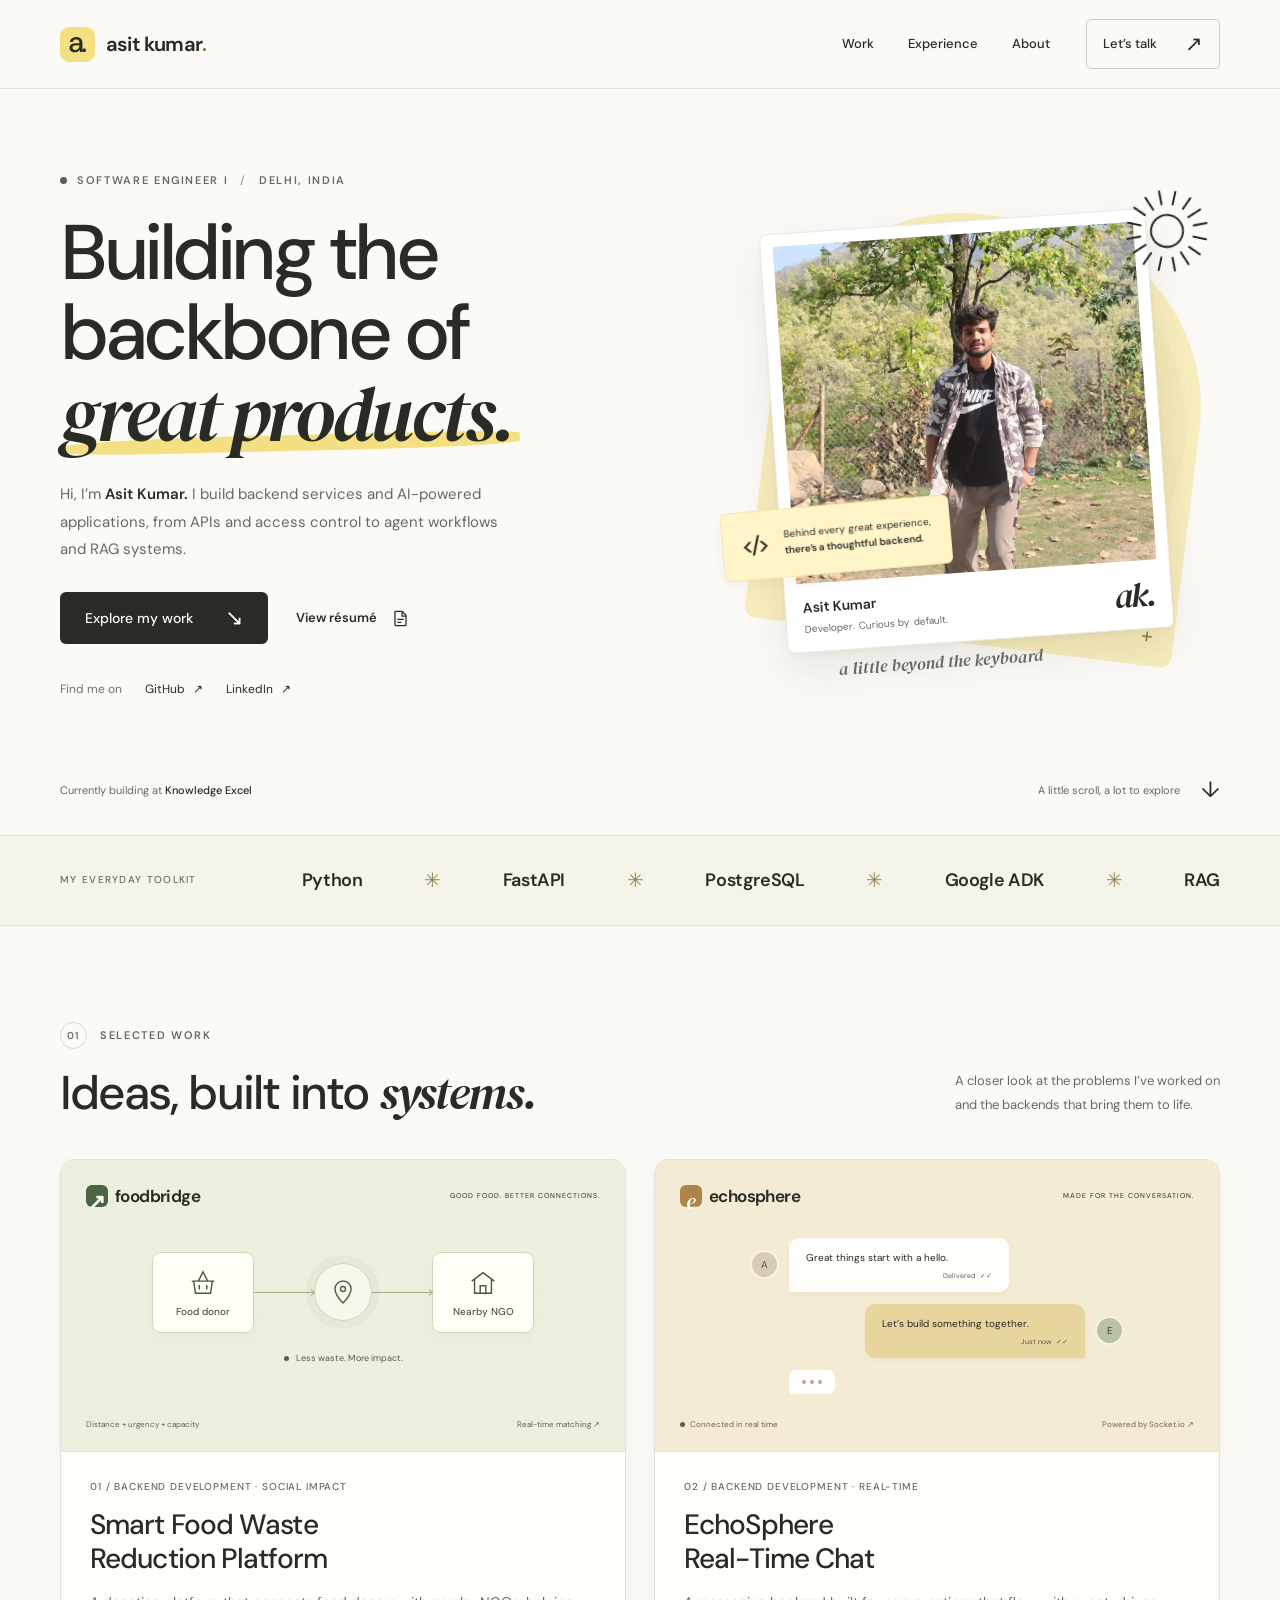
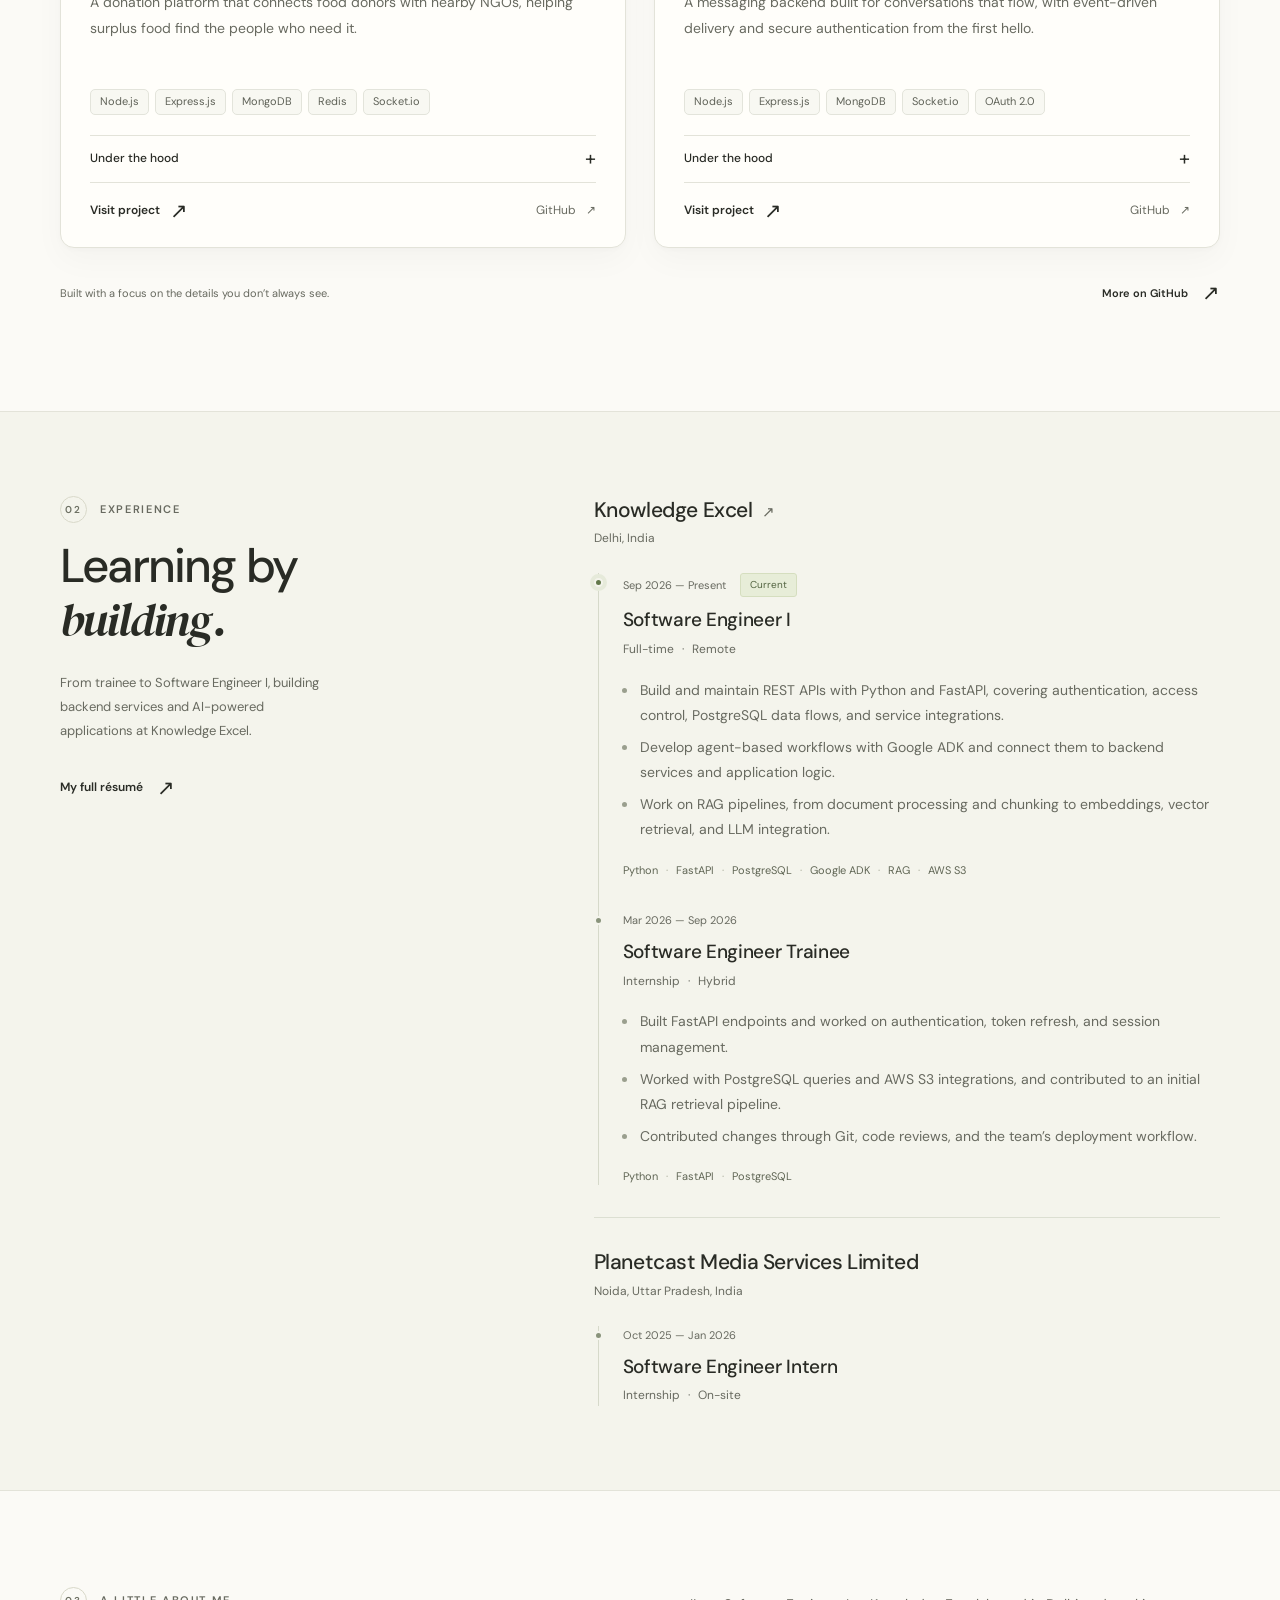
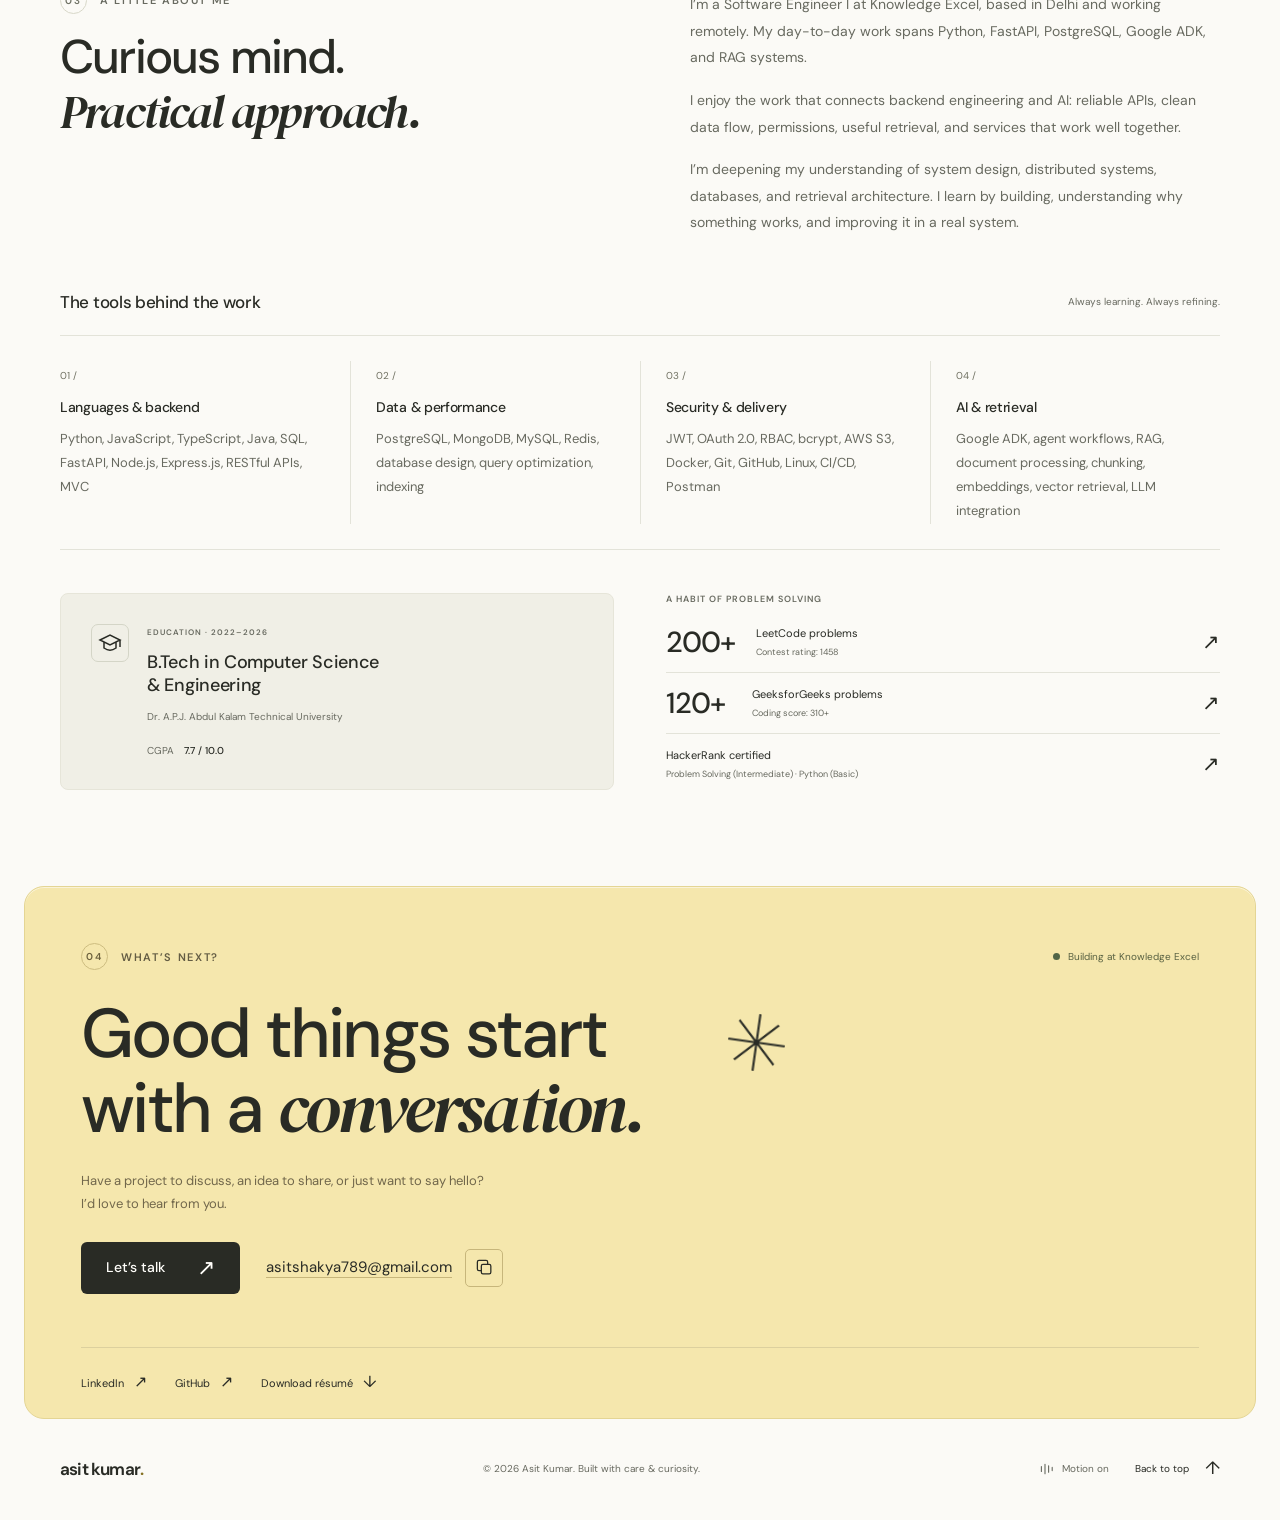
<file: index.html>
<!doctype html>
<html lang="en">
  <head>
    <meta charset="UTF-8" />
    <meta name="viewport" content="width=device-width, initial-scale=1" />
    <meta name="theme-color" content="#fbfaf6" />
    <meta name="color-scheme" content="light" />
    <meta
      name="description"
      content="Asit Kumar is a Software Engineer I at Knowledge Excel, building backend services and AI applications with Python, FastAPI, PostgreSQL, Google ADK, and RAG."
    />
    <meta name="author" content="Asit Kumar" />
    <title>Asit Kumar — Software Engineer I | Backend &amp; AI</title>
    <link rel="canonical" href="https://techasit.dev/" />
    <link rel="icon" type="image/svg+xml" href="assets/favicon.svg" />
    <link
      rel="preload"
      href="assets/fonts/dm-sans-latin.woff2"
      as="font"
      type="font/woff2"
      crossorigin
    />
    <link
      rel="preload"
      href="assets/fonts/dm-serif-display-italic-latin.woff2"
      as="font"
      type="font/woff2"
      crossorigin
    />
    <link rel="stylesheet" href="style.css" />
    <script src="script.js" defer></script>
    <meta property="og:type" content="website" />
    <meta property="og:url" content="https://techasit.dev/" />
    <meta
      property="og:title"
      content="Asit Kumar — Software Engineer I | Backend &amp; AI"
    />
    <meta
      property="og:description"
      content="Backend services, agent workflows, and RAG applications. Software Engineer I at Knowledge Excel, working with Python, FastAPI, PostgreSQL, and Google ADK."
    />
    <meta
      property="og:image"
      content="https://techasit.dev/assets/social-preview.png"
    />
    <meta property="og:image:width" content="1200" />
    <meta property="og:image:height" content="630" />
    <meta
      property="og:image:alt"
      content="Asit Kumar. Building the backbone of great products."
    />
    <meta property="og:site_name" content="Asit Kumar" />
    <meta name="twitter:card" content="summary_large_image" />
    <meta
      name="twitter:title"
      content="Asit Kumar — Software Engineer I | Backend &amp; AI"
    />
    <meta
      name="twitter:description"
      content="Backend services, agent workflows, and RAG applications. Software Engineer I at Knowledge Excel, working with Python, FastAPI, PostgreSQL, and Google ADK."
    />
    <meta
      name="twitter:image"
      content="https://techasit.dev/assets/social-preview.png"
    />
    <meta
      name="twitter:image:alt"
      content="Asit Kumar. Building the backbone of great products."
    />
    <script type="application/ld+json">
      {
        "@context": "https://schema.org",
        "@type": "Person",
        "name": "Asit Kumar",
        "url": "https://techasit.dev/",
        "image": "https://techasit.dev/assets/portrait.webp",
        "jobTitle": "Software Engineer I",
        "description": "Software engineer building backend services, agent-based workflows, and RAG applications with Python, FastAPI, PostgreSQL, and Google ADK.",
        "worksFor": {
          "@type": "Organization",
          "name": "Knowledge Excel",
          "url": "https://www.linkedin.com/company/knowledgexcel"
        },
        "alumniOf": {
          "@type": "CollegeOrUniversity",
          "name": "Dr. A.P.J. Abdul Kalam Technical University"
        },
        "sameAs": [
          "https://github.com/Asit-14",
          "https://www.linkedin.com/in/asit14/"
        ],
        "knowsAbout": [
          "Python",
          "FastAPI",
          "PostgreSQL",
          "Google Agent Development Kit",
          "RESTful APIs",
          "Authentication and access control",
          "Retrieval-Augmented Generation",
          "Vector retrieval",
          "LLM integration",
          "Docker",
          "Node.js",
          "Redis"
        ]
      }
    </script>
  </head>
  <body>
    <a class="skip-link" href="#main">Skip to content</a>
    <header class="site-header">
      <div class="container header-inner">
        <a class="brand" href="#home" aria-label="Asit Kumar, home"
          ><span class="brand-mark" aria-hidden="true">a.</span>asit kumar<span
            class="brand-period"
            aria-hidden="true"
            >.</span
          ></a
        >
        <button
          class="menu-toggle"
          type="button"
          aria-expanded="false"
          aria-controls="site-nav"
          hidden
        >
          <span class="menu-label">Menu</span
          ><span class="menu-icon" aria-hidden="true"
            ><span></span><span></span
          ></span>
        </button>
        <nav class="site-nav" id="site-nav" aria-label="Main navigation">
          <a href="#work">Work</a><a href="#experience">Experience</a
          ><a href="#about">About</a>
          <a class="nav-contact" href="#contact"
            >Let’s talk <span aria-hidden="true">↗</span></a
          >
        </nav>
      </div>
    </header>
    <main id="main" tabindex="-1">
      <section class="hero container" id="home" aria-labelledby="hero-title">
        <div class="hero-copy">
          <p class="eyebrow" data-reveal>
            <span class="status-dot" aria-hidden="true"></span>Software Engineer I
            <span class="eyebrow-divider" aria-hidden="true">/</span> Delhi,
            India
          </p>
          <h1 id="hero-title">
            <span class="hero-line" data-reveal data-reveal-delay="70"
              >Building the</span
            >
            <span class="hero-line" data-reveal data-reveal-delay="140"
              >backbone of</span
            >
            <span class="hero-line" data-reveal data-reveal-delay="210"
              ><span class="serif highlight">great products.</span></span
            >
          </h1>
          <p class="hero-description" data-reveal data-reveal-delay="280">
            Hi, I’m <strong>Asit Kumar.</strong> I build backend services and
            AI-powered applications, from APIs and access control to agent
            workflows and RAG systems.
          </p>
          <div class="hero-actions" data-reveal data-reveal-delay="350">
            <a class="button button-dark" href="#work"
              >Explore my work <span aria-hidden="true">↘</span></a
            >
            <a class="text-link resume-link" href="resume.html"
              >View résumé
              <svg
                class="icon"
                viewBox="0 0 24 24"
                fill="none"
                stroke="currentColor"
                stroke-width="1.6"
                aria-hidden="true"
              >
                <path
                  d="M14 3H6a1 1 0 0 0-1 1v16a1 1 0 0 0 1 1h12a1 1 0 0 0 1-1V8z"
                />
                <path d="M14 3v6h5M8 13h8M8 17h5" /></svg
            ></a>
          </div>
          <div class="hero-socials" data-reveal data-reveal-delay="400">
            <span>Find me on</span
            ><a
              href="https://github.com/Asit-14"
              target="_blank"
              rel="noopener noreferrer"
              >GitHub <span aria-hidden="true">↗</span></a
            ><a
              href="https://www.linkedin.com/in/asit14/"
              target="_blank"
              rel="noopener noreferrer"
              >LinkedIn <span aria-hidden="true">↗</span></a
            >
          </div>
        </div>
        <div class="hero-visual" data-reveal="portrait" data-reveal-delay="160">
          <div class="portrait-backdrop" aria-hidden="true">
            <span class="backdrop-cross cross-one">+</span
            ><span class="backdrop-cross cross-two">+</span>
          </div>
          <svg
            class="sun-doodle"
            width="88"
            height="88"
            viewBox="0 0 88 88"
            fill="none"
            stroke="currentColor"
            stroke-width="2"
            stroke-linecap="round"
            aria-hidden="true"
          >
            <circle cx="44" cy="44" r="16" />
            <path
              d="M44 4v13m0 54v13M4 44h13m54 0h13M16 16l10 10m36 36 10 10M16 72l10-10m36-36 10-10M28 7l5 12m22 50 5 12M7 60l12-5m50-22 12-5M7 28l12 5m50 22 12 5M28 81l5-12m22-50 5-12"
            />
          </svg>
          <figure class="portrait-card">
            <div class="portrait-window">
              <img
                src="assets/portrait.webp"
                width="1600"
                height="1067"
                alt="Asit Kumar outdoors among the trees and hills"
                fetchpriority="high"
                decoding="async"
              />
            </div>
            <figcaption>
              <span
                ><strong>Asit Kumar</strong
                ><span>Developer. Curious by default.</span></span
              ><span class="portrait-signature" aria-hidden="true">ak.</span>
            </figcaption>
          </figure>
          <div class="portrait-note">
            <span class="note-icon" aria-hidden="true">&lt;/&gt;</span
            ><span
              >Behind every great experience,<br /><strong
                >there’s a thoughtful backend.</strong
              ></span
            >
          </div>
          <span class="photo-note" aria-hidden="true"
            >a little beyond the keyboard</span
          >
        </div>
        <div class="hero-footer" data-reveal data-reveal-delay="420">
          <span>Currently building at <strong>Knowledge Excel</strong></span
          ><a href="#work"
            >A little scroll, a lot to explore
            <span aria-hidden="true">↓</span></a
          >
        </div>
      </section>
      <div class="stack-strip" aria-label="Primary technologies">
        <div class="container stack-inner">
          <span class="stack-caption">My everyday toolkit</span
          ><span>Python</span
          ><span class="stack-star" aria-hidden="true">✳</span
          ><span>FastAPI</span
          ><span class="stack-star" aria-hidden="true">✳</span
          ><span>PostgreSQL</span
          ><span class="stack-star" aria-hidden="true">✳</span
          ><span>Google ADK</span
          ><span class="stack-star" aria-hidden="true">✳</span
          ><span>RAG</span>
        </div>
      </div>
      <section class="section container" id="work" aria-labelledby="work-title">
        <div class="section-heading" data-reveal>
          <div>
            <p class="eyebrow section-label"><span>01</span> Selected work</p>
            <h2 id="work-title">
              Ideas, built into <span class="serif">systems.</span>
            </h2>
          </div>
          <p>
            A closer look at the problems I’ve worked on<br
              class="desktop-break"
            />
            and the backends that bring them to life.
          </p>
        </div>
        <div class="projects-grid">
          <article class="project-card" data-reveal>
            <div class="project-visual food-visual" aria-hidden="true">
              <div class="visual-topline">
                <span><span class="tiny-mark">↗</span> foodbridge</span
                ><span>GOOD FOOD. BETTER CONNECTIONS.</span>
              </div>
              <div class="food-diagram">
                <div class="food-node donor-node">
                  <svg
                    viewBox="0 0 32 32"
                    fill="none"
                    stroke="currentColor"
                    stroke-width="1.5"
                  >
                    <path
                      d="M6 14h20l-2 13H8L6 14ZM11 14l5-10 5 10M4 14h24M12 18v5m8-5v5"
                    /></svg
                  ><span>Food donor</span>
                </div>
                <span class="diagram-line"></span>
                <div class="match-node">
                  <svg
                    viewBox="0 0 32 32"
                    fill="none"
                    stroke="currentColor"
                    stroke-width="1.5"
                  >
                    <path d="M24 13c0 6-8 14-8 14S8 19 8 13a8 8 0 1 1 16 0Z" />
                    <circle cx="16" cy="13" r="2.5" />
                  </svg>
                </div>
                <span class="diagram-line"></span>
                <div class="food-node ngo-node">
                  <svg
                    viewBox="0 0 32 32"
                    fill="none"
                    stroke="currentColor"
                    stroke-width="1.5"
                  >
                    <path d="m4 14 12-9 12 9M7 12v15h18V12M13 27v-8h6v8" /></svg
                  ><span>Nearby NGO</span>
                </div>
              </div>
              <div class="matching-label">
                <span class="status-dot"></span> Less waste. More impact.
              </div>
              <div class="visual-bottomline">
                <span>Distance + urgency + capacity</span
                ><span>Real-time matching ↗</span>
              </div>
            </div>
            <div class="project-body">
              <p class="project-category">
                01 / Backend development · Social impact
              </p>
              <h3>Smart Food Waste<br />Reduction Platform</h3>
              <p>
                A donation platform that connects food donors with nearby NGOs,
                helping surplus food find the people who need it.
              </p>
              <ul class="tags" aria-label="Project technologies">
                <li>Node.js</li>
                <li>Express.js</li>
                <li>MongoDB</li>
                <li>Redis</li>
                <li>Socket.io</li>
              </ul>
              <details class="project-details">
                <summary>
                  Under the hood <span aria-hidden="true">+</span>
                </summary>
                <ul>
                  <li>
                    Geospatial indexing and a matching algorithm that ranks
                    donations by distance, urgency, and NGO capacity.
                  </li>
                  <li>
                    JWT authentication and role-based access for donors, NGOs,
                    and administrators.
                  </li>
                  <li>
                    Socket.io status updates, Redis caching, and OpenStreetMap
                    API integration.
                  </li>
                </ul>
              </details>
              <div class="project-links">
                <a
                  class="text-link"
                  href="https://www.wastefood.tech/"
                  target="_blank"
                  rel="noopener noreferrer"
                  aria-label="Visit the Smart Food Waste Reduction Platform"
                  >Visit project <span aria-hidden="true">↗</span></a
                ><a
                  href="https://github.com/Asit-14/foodbridge-backend"
                  target="_blank"
                  rel="noopener noreferrer"
                  aria-label="View the Foodbridge backend repository on GitHub"
                  >GitHub <span aria-hidden="true">↗</span></a
                >
              </div>
            </div>
          </article>
          <article class="project-card" data-reveal data-reveal-delay="100">
            <div class="project-visual chat-visual" aria-hidden="true">
              <div class="visual-topline">
                <span
                  ><span class="tiny-mark echo-mark">e</span> echosphere</span
                ><span>MADE FOR THE CONVERSATION.</span>
              </div>
              <div class="chat-composition">
                <div class="chat-bubble bubble-one">
                  <span class="chat-avatar">A</span
                  ><span
                    >Great things start with a hello.<small
                      >Delivered <span>✓✓</span></small
                    ></span
                  >
                </div>
                <div class="chat-bubble bubble-two">
                  <span
                    >Let’s build something together.<small
                      >Just now <span>✓✓</span></small
                    ></span
                  ><span class="chat-avatar">E</span>
                </div>
                <div class="typing-bubble">
                  <span></span><span></span><span></span>
                </div>
              </div>
              <div class="visual-bottomline">
                <span
                  ><span class="status-dot"></span> Connected in real time</span
                ><span>Powered by Socket.io ↗</span>
              </div>
            </div>
            <div class="project-body">
              <p class="project-category">
                02 / Backend development · Real-time
              </p>
              <h3>EchoSphere<br />Real-Time Chat</h3>
              <p>
                A messaging backend built for conversations that flow, with
                event-driven delivery and secure authentication from the first
                hello.
              </p>
              <ul class="tags" aria-label="Project technologies">
                <li>Node.js</li>
                <li>Express.js</li>
                <li>MongoDB</li>
                <li>Socket.io</li>
                <li>OAuth 2.0</li>
              </ul>
              <details class="project-details">
                <summary>
                  Under the hood <span aria-hidden="true">+</span>
                </summary>
                <ul>
                  <li>
                    An event-driven Node.js and Socket.io backend for real-time
                    message delivery.
                  </li>
                  <li>
                    JWT sessions, OAuth 2.0, and bcrypt password hashing for
                    secure access.
                  </li>
                  <li>
                    RESTful APIs with Express.js middleware and rate limiting to
                    protect against abuse.
                  </li>
                </ul>
              </details>
              <div class="project-links">
                <a
                  class="text-link"
                  href="https://www.techinc.app"
                  target="_blank"
                  rel="noopener noreferrer"
                  aria-label="Visit EchoSphere"
                  >Visit project <span aria-hidden="true">↗</span></a
                ><a
                  href="https://github.com/Asit-14/echosphere-app"
                  target="_blank"
                  rel="noopener noreferrer"
                  aria-label="View EchoSphere on GitHub"
                  >GitHub <span aria-hidden="true">↗</span></a
                >
              </div>
            </div>
          </article>
        </div>
        <div class="work-footnote">
          <span>Built with a focus on the details you don’t always see.</span
          ><a
            class="text-link"
            href="https://github.com/Asit-14"
            target="_blank"
            rel="noopener noreferrer"
            >More on GitHub <span aria-hidden="true">↗</span></a
          >
        </div>
      </section>
      <section
        class="experience-section"
        id="experience"
        aria-labelledby="experience-title"
      >
        <div class="container experience-layout">
          <div class="experience-intro" data-reveal>
            <p class="eyebrow section-label">
              <span>02</span> Experience
            </p>
            <h2 id="experience-title">
              Learning by <br /><span class="serif">building.</span>
            </h2>
            <p>
              From trainee to Software Engineer I, building backend services
              and AI-powered applications at Knowledge Excel.
            </p>
            <a class="text-link" href="resume.html"
              >My full résumé <span aria-hidden="true">↗</span></a
            >
          </div>
          <div class="experience-list">
            <article class="experience-item" data-reveal>
              <header class="experience-company">
                <h3>
                  <a
                    href="https://www.linkedin.com/company/knowledgexcel"
                    target="_blank"
                    rel="noopener noreferrer"
                    >Knowledge Excel <span aria-hidden="true">↗</span></a
                  >
                </h3>
                <p>Delhi, India</p>
              </header>
              <div class="experience-roles">
                <section
                  class="experience-role experience-role-current"
                  aria-labelledby="role-engineer"
                >
                  <div class="experience-meta">
                    <span class="role-date"
                      ><time datetime="2026-09">Sep 2026</time> — Present</span
                    ><span class="current-badge">Current</span>
                  </div>
                  <h4 id="role-engineer">Software Engineer I</h4>
                  <p class="role-arrangement">Full-time <span>·</span> Remote</p>
                  <ul>
                    <li>
                      Build and maintain REST APIs with Python and FastAPI,
                      covering authentication, access control, PostgreSQL data
                      flows, and service integrations.
                    </li>
                    <li>
                      Develop agent-based workflows with Google ADK and connect
                      them to backend services and application logic.
                    </li>
                    <li>
                      Work on RAG pipelines, from document processing and
                      chunking to embeddings, vector retrieval, and LLM
                      integration.
                    </li>
                  </ul>
                  <div class="experience-tech">
                    Python <span>·</span> FastAPI <span>·</span> PostgreSQL
                    <span>·</span> Google ADK <span>·</span> RAG
                    <span>·</span> AWS S3
                  </div>
                </section>
                <section class="experience-role" aria-labelledby="role-trainee">
                  <div class="experience-meta">
                    <span class="role-date"
                      ><time datetime="2026-03">Mar 2026</time> —
                      <time datetime="2026-09">Sep 2026</time></span
                    >
                  </div>
                  <h4 id="role-trainee">Software Engineer Trainee</h4>
                  <p class="role-arrangement">Internship <span>·</span> Hybrid</p>
                  <ul>
                    <li>
                      Built FastAPI endpoints and worked on authentication,
                      token refresh, and session management.
                    </li>
                    <li>
                      Worked with PostgreSQL queries and AWS S3 integrations,
                      and contributed to an initial RAG retrieval pipeline.
                    </li>
                    <li>
                      Contributed changes through Git, code reviews, and the
                      team’s deployment workflow.
                    </li>
                  </ul>
                  <div class="experience-tech">
                    Python <span>·</span> FastAPI <span>·</span> PostgreSQL
                  </div>
                </section>
              </div>
            </article>
            <article class="experience-item" data-reveal>
              <header class="experience-company">
                <h3>Planetcast Media Services Limited</h3>
                <p>Noida, Uttar Pradesh, India</p>
              </header>
              <div class="experience-roles">
                <section class="experience-role" aria-labelledby="role-intern">
                  <div class="experience-meta">
                    <span class="role-date"
                      ><time datetime="2025-10">Oct 2025</time> —
                      <time datetime="2026-01">Jan 2026</time></span
                    >
                  </div>
                  <h4 id="role-intern">Software Engineer Intern</h4>
                  <p class="role-arrangement">Internship <span>·</span> On-site</p>
                </section>
              </div>
            </article>
          </div>
        </div>
      </section>
      <section
        class="section container about-section"
        id="about"
        aria-labelledby="about-title"
      >
        <div class="about-intro">
          <div data-reveal>
            <p class="eyebrow section-label">
              <span>03</span> A little about me
            </p>
            <h2 id="about-title">
              Curious mind.<br /><span class="serif">Practical approach.</span>
            </h2>
          </div>
          <div class="about-copy" data-reveal data-reveal-delay="90">
            <p>
              I’m a Software Engineer I at Knowledge Excel, based in Delhi
              and working remotely. My day-to-day work spans Python, FastAPI,
              PostgreSQL, Google ADK, and RAG systems.
            </p>
            <p>
              I enjoy the work that connects backend engineering and AI:
              reliable APIs, clean data flow, permissions, useful retrieval,
              and services that work well together.
            </p>
            <p>
              I’m deepening my understanding of system design, distributed
              systems, databases, and retrieval architecture. I learn by
              building, understanding why something works, and improving it
              in a real system.
            </p>
          </div>
        </div>
        <div class="skills-heading">
          <h3>The tools behind the work</h3>
          <span>Always learning. Always refining.</span>
        </div>
        <div class="skills-grid">
          <div class="skill-group" data-reveal>
            <span class="skill-number">01 /</span>
            <h4>Languages &amp; backend</h4>
            <p>
              Python, JavaScript, TypeScript, Java, SQL, FastAPI, Node.js,
              Express.js, RESTful APIs, MVC
            </p>
          </div>
          <div class="skill-group" data-reveal data-reveal-delay="60">
            <span class="skill-number">02 /</span>
            <h4>Data &amp; performance</h4>
            <p>
              PostgreSQL, MongoDB, MySQL, Redis, database design, query
              optimization, indexing
            </p>
          </div>
          <div class="skill-group" data-reveal data-reveal-delay="120">
            <span class="skill-number">03 /</span>
            <h4>Security &amp; delivery</h4>
            <p>
              JWT, OAuth 2.0, RBAC, bcrypt, AWS S3, Docker, Git, GitHub, Linux,
              CI/CD, Postman
            </p>
          </div>
          <div class="skill-group" data-reveal data-reveal-delay="180">
            <span class="skill-number">04 /</span>
            <h4>AI &amp; retrieval</h4>
            <p>
              Google ADK, agent workflows, RAG, document processing, chunking,
              embeddings, vector retrieval, LLM integration
            </p>
          </div>
        </div>
        <div class="learning-row">
          <div class="education-card" data-reveal>
            <span class="education-icon" aria-hidden="true"
              ><svg
                viewBox="0 0 24 24"
                fill="none"
                stroke="currentColor"
                stroke-width="1.5"
              >
                <path
                  d="m2 9 10-5 10 5-10 5L2 9Zm4 2v6c4 3 8 3 12 0v-6M22 9v7"
                /></svg
            ></span>
            <div>
              <p class="eyebrow">Education · 2022–2026</p>
              <h3>B.Tech in Computer Science<br />&amp; Engineering</h3>
              <p>Dr. A.P.J. Abdul Kalam Technical University</p>
              <span class="education-grade"
                >CGPA <strong>7.7 / 10.0</strong></span
              >
            </div>
          </div>
          <div class="practice-card" data-reveal data-reveal-delay="90">
            <p class="eyebrow">A habit of problem solving</p>
            <a
              href="https://leetcode.com/asit14/"
              target="_blank"
              rel="noopener noreferrer"
              ><span
                ><strong>200+</strong
                ><span
                  >LeetCode problems <small>Contest rating: 1458</small></span
                ></span
              ><span aria-hidden="true">↗</span></a
            ><a
              href="https://www.geeksforgeeks.org/profile/asit14"
              target="_blank"
              rel="noopener noreferrer"
              ><span
                ><strong>120+</strong
                ><span
                  >GeeksforGeeks problems
                  <small>Coding score: 310+</small></span
                ></span
              ><span aria-hidden="true">↗</span></a
            ><a
              class="certificate-link"
              href="https://www.hackerrank.com/profile/asit_14"
              target="_blank"
              rel="noopener noreferrer"
              ><span
                >HackerRank certified<small
                  >Problem Solving (Intermediate) · Python (Basic)</small
                ></span
              ><span aria-hidden="true">↗</span></a
            >
          </div>
        </div>
      </section>
      <section
        class="contact-section"
        id="contact"
        aria-labelledby="contact-title"
      >
        <div class="container contact-inner">
          <div class="contact-top" data-reveal>
            <p class="eyebrow section-label"><span>04</span> What’s next?</p>
            <p class="availability">
              <span class="status-dot" aria-hidden="true"></span>Building at
              Knowledge Excel
            </p>
          </div>
          <h2 id="contact-title" data-reveal>
            Good things start<br />with a
            <span class="serif">conversation.</span
            ><svg
              class="contact-spark"
              viewBox="0 0 80 80"
              fill="none"
              stroke="currentColor"
              stroke-width="3"
              aria-hidden="true"
            >
              <path d="M40 0v80M0 40h80M12 12l56 56M12 68l56-56" />
            </svg>
          </h2>
          <p class="contact-description" data-reveal data-reveal-delay="80">
            Have a project to discuss, an idea to share, or just want to say
            hello?<br class="desktop-break" />
            I’d love to hear from you.
          </p>
          <div class="contact-actions" data-reveal data-reveal-delay="140">
            <a class="button button-dark" href="mailto:asitshakya789@gmail.com"
              >Let’s talk <span aria-hidden="true">↗</span></a
            ><a class="contact-email" href="mailto:asitshakya789@gmail.com"
              >asitshakya789@gmail.com</a
            ><button
              class="copy-email"
              type="button"
              aria-label="Copy email address"
              data-email="asitshakya789@gmail.com"
              hidden
            >
              <svg
                class="icon"
                viewBox="0 0 24 24"
                fill="none"
                stroke="currentColor"
                stroke-width="1.6"
                aria-hidden="true"
              >
                <rect x="8" y="8" width="12" height="12" rx="2" />
                <path
                  d="M16 8V5a2 2 0 0 0-2-2H5a2 2 0 0 0-2 2v9a2 2 0 0 0 2 2h3"
                />
              </svg>
            </button>
          </div>
          <div class="contact-bottom">
            <div>
              <a
                href="https://www.linkedin.com/in/asit14/"
                target="_blank"
                rel="noopener noreferrer"
                >LinkedIn <span aria-hidden="true">↗</span></a
              ><a
                href="https://github.com/Asit-14"
                target="_blank"
                rel="noopener noreferrer"
                >GitHub <span aria-hidden="true">↗</span></a
              ><a href="assets/asit-kumar-resume.pdf" download
                >Download résumé <span aria-hidden="true">↓</span></a
              >
            </div>
          </div>
        </div>
      </section>
    </main>
    <footer class="site-footer container">
      <a class="brand footer-brand" href="#home"
        >asit kumar<span class="brand-period" aria-hidden="true">.</span></a
      >
      <p>
        © <span data-year>2026</span> Asit Kumar. Built with care &amp;
        curiosity.
      </p>
      <div class="footer-controls">
        <button
          class="motion-toggle"
          type="button"
          data-motion-toggle
          aria-pressed="true"
          hidden
        >
          <svg
            viewBox="0 0 20 20"
            fill="none"
            stroke="currentColor"
            stroke-width="1.4"
            aria-hidden="true"
          >
            <path
              d="M3 7v6M7.5 4v12M12 6v8M16.5 8v4"
              stroke-linecap="round"
            />
          </svg>
          <span>Motion <span data-motion-label aria-hidden="true">on</span></span>
        </button>
        <a class="back-top" href="#home"
          >Back to top <span aria-hidden="true">↑</span></a
        >
      </div>
    </footer>
    <div
      class="toast"
      id="copy-status"
      role="status"
      aria-live="polite"
      aria-atomic="true"
    ></div>
  </body>
</html>
</file>
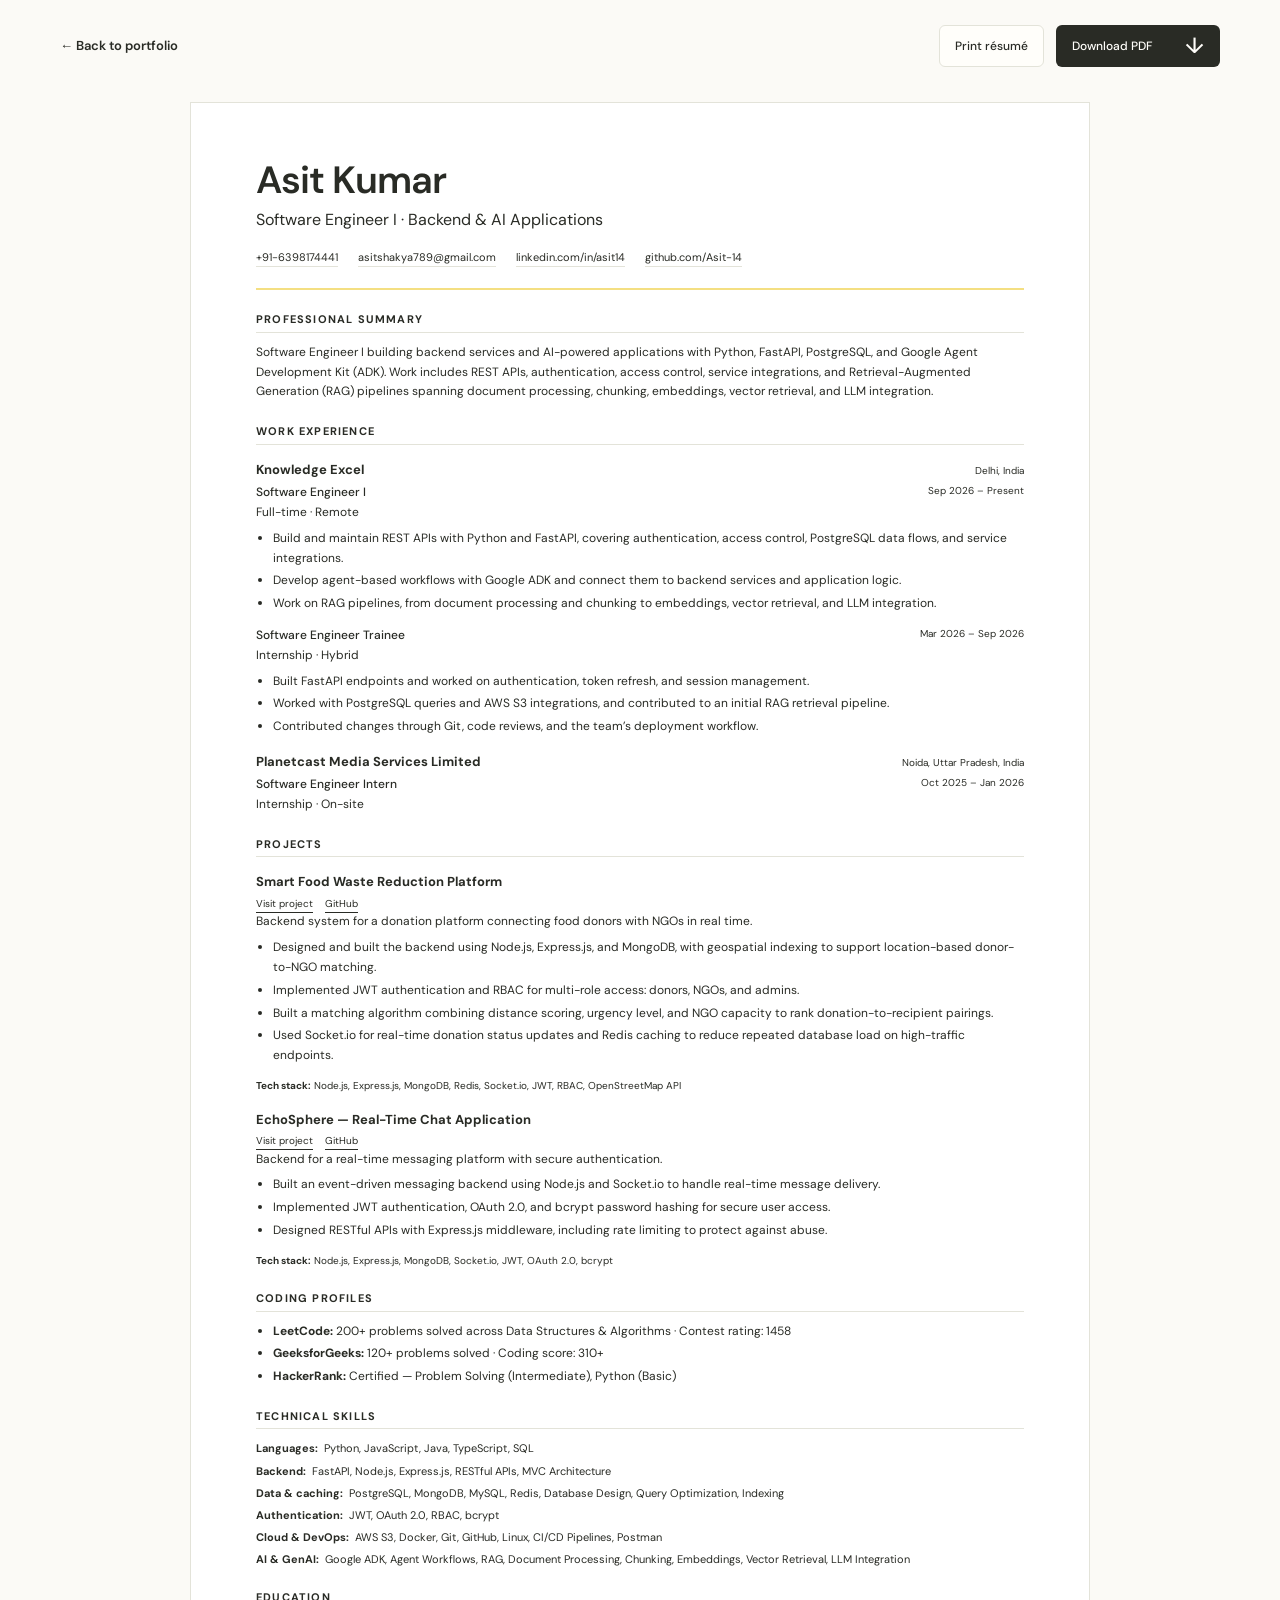
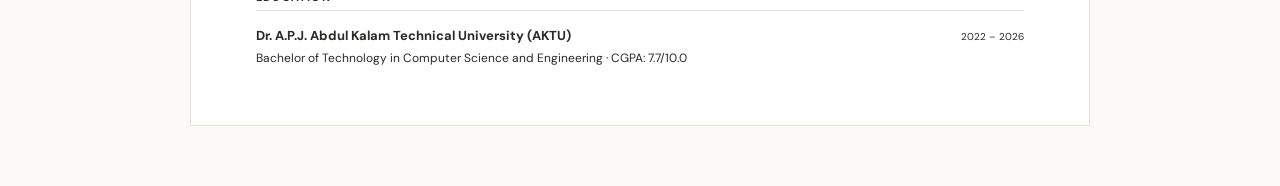
<file: resume.html>
<!doctype html>
<html lang="en">
  <head>
    <meta charset="UTF-8" />
    <meta name="viewport" content="width=device-width, initial-scale=1" />
    <meta name="theme-color" content="#fbfaf6" />
    <meta name="color-scheme" content="light" />
    <meta
      name="description"
      content="Asit Kumar’s résumé: Software Engineer I with experience in backend engineering, Google ADK, and RAG applications."
    />
    <title>Résumé — Asit Kumar</title>
    <link rel="canonical" href="https://techasit.dev/resume.html" />
    <link rel="icon" type="image/svg+xml" href="assets/favicon.svg" />
    <link rel="stylesheet" href="style.css" />
    <script src="script.js" defer></script>
  </head>
  <body>
    <a class="skip-link" href="#resume">Skip to résumé</a>
    <nav class="resume-toolbar container" aria-label="Résumé navigation">
      <a class="text-link" href="index.html">← Back to portfolio</a>
      <div>
        <button class="button button-light" type="button" data-print hidden>
          Print résumé</button
        ><a
          class="button button-dark"
          href="assets/asit-kumar-resume.pdf"
          download
          >Download PDF <span aria-hidden="true">↓</span></a
        >
      </div>
    </nav>
    <main class="resume-page container" id="resume" tabindex="-1">
      <header class="resume-header">
        <h1>Asit Kumar</h1>
        <p>Software Engineer I · Backend &amp; AI Applications</p>
        <div class="resume-contact">
          <a href="tel:+916398174441">+91-6398174441</a
          ><a href="mailto:asitshakya789@gmail.com">asitshakya789@gmail.com</a
          ><a href="https://www.linkedin.com/in/asit14/"
            >linkedin.com/in/asit14</a
          ><a href="https://github.com/Asit-14">github.com/Asit-14</a>
        </div>
      </header>
      <section aria-labelledby="summary-title">
        <h2 id="summary-title">Professional summary</h2>
        <p>
          Software Engineer I building backend services and AI-powered
          applications with Python, FastAPI, PostgreSQL, and Google Agent
          Development Kit (ADK). Work includes REST APIs, authentication, access
          control, service integrations, and Retrieval-Augmented Generation
          (RAG) pipelines spanning document processing, chunking, embeddings,
          vector retrieval, and LLM integration.
        </p>
      </section>
      <section aria-labelledby="employment-title">
        <h2 id="employment-title">Work experience</h2>
        <article>
          <h3>Knowledge Excel <span>Delhi, India</span></h3>
          <p class="resume-role">
            Software Engineer I <span>Sep 2026 – Present</span>
          </p>
          <p>Full-time · Remote</p>
          <ul>
            <li>
              Build and maintain REST APIs with Python and FastAPI, covering
              authentication, access control, PostgreSQL data flows, and service
              integrations.
            </li>
            <li>
              Develop agent-based workflows with Google ADK and connect them to
              backend services and application logic.
            </li>
            <li>
              Work on RAG pipelines, from document processing and chunking to
              embeddings, vector retrieval, and LLM integration.
            </li>
          </ul>
          <p class="resume-role">
            Software Engineer Trainee <span>Mar 2026 – Sep 2026</span>
          </p>
          <p>Internship · Hybrid</p>
          <ul>
            <li>
              Built FastAPI endpoints and worked on authentication, token
              refresh, and session management.
            </li>
            <li>
              Worked with PostgreSQL queries and AWS S3 integrations, and
              contributed to an initial RAG retrieval pipeline.
            </li>
            <li>
              Contributed changes through Git, code reviews, and the team’s
              deployment workflow.
            </li>
          </ul>
        </article>
        <article>
          <h3>
            Planetcast Media Services Limited
            <span>Noida, Uttar Pradesh, India</span>
          </h3>
          <p class="resume-role">
            Software Engineer Intern <span>Oct 2025 – Jan 2026</span>
          </p>
          <p>Internship · On-site</p>
        </article>
      </section>
      <section aria-labelledby="projects-title">
        <h2 id="projects-title">Projects</h2>
        <article>
          <h3>Smart Food Waste Reduction Platform</h3>
          <div class="resume-project-links">
            <a href="https://www.wastefood.tech/">Visit project</a
            ><a href="https://github.com/Asit-14/foodbridge-backend">GitHub</a>
          </div>
          <p>
            Backend system for a donation platform connecting food donors with
            NGOs in real time.
          </p>
          <ul>
            <li>
              Designed and built the backend using Node.js, Express.js, and
              MongoDB, with geospatial indexing to support location-based
              donor-to-NGO matching.
            </li>
            <li>
              Implemented JWT authentication and RBAC for multi-role access:
              donors, NGOs, and admins.
            </li>
            <li>
              Built a matching algorithm combining distance scoring, urgency
              level, and NGO capacity to rank donation-to-recipient pairings.
            </li>
            <li>
              Used Socket.io for real-time donation status updates and Redis
              caching to reduce repeated database load on high-traffic
              endpoints.
            </li>
          </ul>
          <p class="resume-stack">
            <strong>Tech stack:</strong> Node.js, Express.js, MongoDB, Redis,
            Socket.io, JWT, RBAC, OpenStreetMap API
          </p>
        </article>
        <article>
          <h3>EchoSphere — Real-Time Chat Application</h3>
          <div class="resume-project-links">
            <a href="https://www.techinc.app">Visit project</a
            ><a href="https://github.com/Asit-14/echosphere-app">GitHub</a>
          </div>
          <p>
            Backend for a real-time messaging platform with secure
            authentication.
          </p>
          <ul>
            <li>
              Built an event-driven messaging backend using Node.js and
              Socket.io to handle real-time message delivery.
            </li>
            <li>
              Implemented JWT authentication, OAuth 2.0, and bcrypt password
              hashing for secure user access.
            </li>
            <li>
              Designed RESTful APIs with Express.js middleware, including rate
              limiting to protect against abuse.
            </li>
          </ul>
          <p class="resume-stack">
            <strong>Tech stack:</strong> Node.js, Express.js, MongoDB,
            Socket.io, JWT, OAuth 2.0, bcrypt
          </p>
        </article>
      </section>
      <section aria-labelledby="profiles-title">
        <h2 id="profiles-title">Coding profiles</h2>
        <ul>
          <li>
            <a href="https://leetcode.com/asit14/"
              ><strong>LeetCode:</strong> 200+ problems solved across Data
              Structures &amp; Algorithms · Contest rating: 1458</a
            >
          </li>
          <li>
            <a href="https://www.geeksforgeeks.org/profile/asit14"
              ><strong>GeeksforGeeks:</strong> 120+ problems solved · Coding
              score: 310+</a
            >
          </li>
          <li>
            <a href="https://www.hackerrank.com/profile/asit_14"
              ><strong>HackerRank:</strong> Certified — Problem Solving
              (Intermediate), Python (Basic)</a
            >
          </li>
        </ul>
      </section>
      <section aria-labelledby="skills-title">
        <h2 id="skills-title">Technical skills</h2>
        <dl class="resume-skills">
          <div>
            <dt>Languages:</dt>
            <dd>Python, JavaScript, Java, TypeScript, SQL</dd>
          </div>
          <div>
            <dt>Backend:</dt>
            <dd>
              FastAPI, Node.js, Express.js, RESTful APIs, MVC Architecture
            </dd>
          </div>
          <div>
            <dt>Data &amp; caching:</dt>
            <dd>
              PostgreSQL, MongoDB, MySQL, Redis, Database Design, Query
              Optimization, Indexing
            </dd>
          </div>
          <div>
            <dt>Authentication:</dt>
            <dd>JWT, OAuth 2.0, RBAC, bcrypt</dd>
          </div>
          <div>
            <dt>Cloud &amp; DevOps:</dt>
            <dd>
              AWS S3, Docker, Git, GitHub, Linux, CI/CD Pipelines, Postman
            </dd>
          </div>
          <div>
            <dt>AI &amp; GenAI:</dt>
            <dd>
              Google ADK, Agent Workflows, RAG, Document Processing, Chunking,
              Embeddings, Vector Retrieval, LLM Integration
            </dd>
          </div>
        </dl>
      </section>
      <section aria-labelledby="education-title">
        <h2 id="education-title">Education</h2>
        <h3>
          Dr. A.P.J. Abdul Kalam Technical University (AKTU)
          <span>2022 – 2026</span>
        </h3>
        <p>
          Bachelor of Technology in Computer Science and Engineering · CGPA:
          7.7/10.0
        </p>
      </section>
    </main>
  </body>
</html>
</file>
<file: style.css>
@font-face {
  font-family: "DM Sans";
  src: url("assets/fonts/dm-sans-latin.woff2") format("woff2");
  font-style: normal;
  font-weight: 100 900;
  font-display: swap;
}
@font-face {
  font-family: "DM Serif Display";
  src: url("assets/fonts/dm-serif-display-italic-latin.woff2") format("woff2");
  font-style: italic;
  font-weight: 400;
  font-display: swap;
}
:root {
  --paper: #fbfaf6;
  --white: #fffefa;
  --ink: #292b25;
  --muted: #686a60;
  --line: #e3e3d9;
  --yellow: #f4df82;
  --yellow-light: #f8edbd;
  --green: #526647;
  --sans: "DM Sans", "Segoe UI", sans-serif;
  --serif: "DM Serif Display", Georgia, serif;
  --container: 1160px;
  --ease-out: cubic-bezier(0.22, 1, 0.36, 1);
  --shadow-card: 0 2px 4px rgb(41 43 37 / 2%), 0 12px 32px rgb(41 43 37 / 3%);
}
*,
*::before,
*::after {
  box-sizing: border-box;
}
html {
  scroll-behavior: smooth;
  scroll-padding-top: 110px;
}
body {
  margin: 0;
  background: var(--paper);
  color: var(--ink);
  font-family: var(--sans);
  font-size: 16px;
  line-height: 1.65;
  -webkit-font-smoothing: antialiased;
}
button,
input,
textarea {
  font: inherit;
}
button,
a {
  -webkit-tap-highlight-color: transparent;
}
button {
  color: inherit;
  cursor: pointer;
}
a {
  color: inherit;
  text-decoration: none;
  text-underline-offset: 5px;
}
img,
svg {
  display: block;
  max-width: 100%;
}
img {
  height: auto;
}
button,
h1,
h2,
h3,
h4,
p,
figure {
  margin: 0;
}
h1,
h2,
h3,
h4 {
  font-weight: 600;
  line-height: 1.13;
}
::selection {
  background: var(--yellow);
  color: var(--ink);
}
:focus-visible {
  outline: 2px solid var(--green);
  outline-offset: 6px;
  border-radius: 3px;
}
[tabindex="-1"]:focus {
  outline: none;
}
[hidden] {
  display: none !important;
}
.container {
  width: min(var(--container), calc(100% - 96px));
  margin-inline: auto;
}
.serif {
  font-family: var(--serif);
  font-weight: 400;
  font-style: italic;
}
.eyebrow {
  display: flex;
  align-items: center;
  gap: 10px;
  color: var(--muted);
  font-size: 11px;
  font-weight: 600;
  line-height: 1.5;
  letter-spacing: 1.65px;
  text-transform: uppercase;
}
.status-dot {
  display: inline-block;
  flex-shrink: 0;
  width: 7px;
  height: 7px;
  border-radius: 50%;
  background: var(--green);
}
.icon {
  width: 19px;
  height: 19px;
  flex-shrink: 0;
}
.button {
  display: inline-flex;
  align-items: center;
  justify-content: center;
  gap: 32px;
  min-height: 52px;
  padding: 13px 24px;
  border: 1px solid transparent;
  border-radius: 6px;
  font-size: 14px;
  font-weight: 500;
  line-height: 1.5;
  transition:
    background 220ms,
    transform 320ms var(--ease-out),
    box-shadow 320ms var(--ease-out);
}
.button span {
  font-size: 22px;
  line-height: 1;
}
.button-dark {
  background: var(--ink);
  color: var(--white);
}
.button-light {
  background: var(--white);
  border-color: var(--line);
}
.text-link {
  display: inline-flex;
  align-items: center;
  gap: 14px;
  min-height: 44px;
  font-size: 13px;
  font-weight: 600;
}
.text-link > span {
  font-size: 21px;
  font-weight: 400;
}
.skip-link {
  position: fixed;
  top: 12px;
  left: 16px;
  z-index: 20;
  padding: 10px 18px;
  border-radius: 5px;
  background: var(--ink);
  color: white;
  transform: translateY(-150%);
}
.skip-link:focus {
  transform: translateY(0);
}

/* Navigation is available without JavaScript. */
.site-header {
  position: sticky;
  top: 0;
  z-index: 10;
  border-bottom: 1px solid var(--line);
  background: rgb(251 250 246 / 94%);
  backdrop-filter: blur(18px);
  transition: box-shadow 250ms, background 250ms;
}
.site-header.is-scrolled {
  background: rgb(251 250 246 / 97%);
  box-shadow: 0 4px 24px rgb(41 43 37 / 4%);
}
.site-header::after {
  content: "";
  position: absolute;
  inset: auto 0 -1px;
  height: 2px;
  background: #b6a04c;
  transform: scaleX(var(--reading-progress, 0));
  transform-origin: left;
  pointer-events: none;
}
.header-inner {
  display: flex;
  align-items: center;
  justify-content: space-between;
  min-height: 88px;
  gap: 24px;
}
.brand {
  display: inline-flex;
  align-items: center;
  white-space: nowrap;
  font-size: 20px;
  font-weight: 650;
  letter-spacing: -0.8px;
}
.brand-mark {
  display: grid;
  place-items: center;
  width: 35px;
  height: 35px;
  margin-right: 11px;
  border-radius: 9px;
  background: var(--yellow);
  font-size: 29px;
  font-weight: 500;
  line-height: 1;
  letter-spacing: -3px;
  padding-right: 4px;
  padding-bottom: 4px;
}
.brand-period {
  color: #857123;
}
.site-nav {
  display: flex;
  align-items: center;
  gap: 34px;
  font-size: 13px;
  font-weight: 500;
}
.site-nav > a {
  display: inline-flex;
  align-items: center;
  min-height: 44px;
  position: relative;
}
.site-nav > a:not(.nav-contact)::after {
  position: absolute;
  bottom: 5px;
  left: 0;
  right: 0;
  height: 2px;
  background: var(--ink);
  content: "";
  transform: scaleX(0);
  transform-origin: left;
  transition: transform 180ms;
}
.site-nav > a[aria-current="location"]::after {
  transform: scaleX(1);
}
.site-nav .nav-contact {
  min-height: 40px;
  gap: 28px;
  padding: 7px 16px;
  margin-left: 2px;
  border: 1px solid #cccec2;
  border-radius: 5px;
  transition: background 220ms, border-color 220ms;
}
.site-nav .nav-contact[aria-current="location"] {
  background: var(--yellow-light);
  border-color: #b6a04c;
}
.nav-contact span {
  font-size: 21px;
}
.menu-toggle {
  display: none;
}

/* Portrait composition and introduction. */
.hero {
  display: grid;
  grid-template-columns: 1.33fr 1fr;
  column-gap: 52px;
  padding-top: 78px;
}
.hero-copy {
  padding-top: 5px;
}
.eyebrow-divider {
  margin-inline: 2px;
  color: #aaa99d;
}
.hero h1 {
  margin: 24px 0 27px;
  font-size: clamp(60px, 6.05vw, 85px);
  font-weight: 500;
  line-height: 1.035;
  letter-spacing: -4.5px;
}
.hero-line {
  display: block;
  width: fit-content;
}
.highlight {
  display: inline-block;
  position: relative;
  z-index: 0;
  letter-spacing: -3.5px;
  white-space: nowrap;
}
.highlight::after {
  content: "";
  position: absolute;
  z-index: -1;
  left: 0;
  right: -7px;
  bottom: 2px;
  height: 16px;
  border-radius: 46% 18% 35% 22%;
  background: var(--yellow);
  transform: rotate(-1.3deg);
}
.hero-description {
  max-width: 440px;
  color: var(--muted);
  font-size: 15px;
  line-height: 1.85;
}
.hero-description strong {
  color: var(--ink);
  font-weight: 600;
}
.hero-actions {
  display: flex;
  align-items: center;
  flex-wrap: wrap;
  gap: 28px;
  margin-top: 28px;
}
.hero-socials {
  display: flex;
  align-items: center;
  flex-wrap: wrap;
  gap: 23px;
  margin-top: 27px;
  color: var(--muted);
  font-size: 12px;
}
.hero-socials > span {
  color: #72746a;
}
.hero-socials a {
  display: inline-flex;
  align-items: center;
  gap: 8px;
  min-height: 38px;
  color: var(--ink);
}
.hero-visual {
  position: relative;
  align-self: center;
  width: 100%;
  max-width: 448px;
  height: 480px;
  margin-top: -10px;
}
.portrait-backdrop {
  position: absolute;
  inset: 23px -6px 29px 24px;
  overflow: hidden;
  border-radius: 44% 44% 12px 12px;
  background-color: var(--yellow-light);
  background-image: radial-gradient(#ac924325 0.8px, transparent 0.8px);
  background-size: 7px 7px;
  transform: rotate(7deg);
}
.portrait-backdrop::after {
  position: absolute;
  width: 260px;
  height: 260px;
  border: 1px solid rgb(155 133 65 / 20%);
  border-radius: 50%;
  content: "";
  top: 80px;
  left: 87px;
  box-shadow:
    0 0 0 35px rgb(155 133 65 / 4%),
    0 0 0 70px rgb(155 133 65 / 4%);
}
.backdrop-cross {
  position: absolute;
  color: #93834a;
  font-size: 22px;
}
.cross-one {
  bottom: 12px;
  right: 21px;
}
.cross-two {
  top: 40px;
  left: 20px;
}
.portrait-card {
  position: absolute;
  inset: 28px 32px 32px 29px;
  padding: 12px 12px 0;
  background: #fff;
  border: 1px solid #ecebe3;
  border-radius: 7px;
  transform: rotate(-4deg);
  box-shadow: 0 2px 5px rgb(55 50 25 / 4%), 0 18px 40px rgb(55 50 25 / 10%);
  transition: transform 650ms var(--ease-out), box-shadow 650ms var(--ease-out);
}
.portrait-window {
  height: calc(100% - 68px);
  overflow: hidden;
  background: #e3e7cc;
  border-radius: 2px;
}
.portrait-window img {
  width: 100%;
  height: 100%;
  object-fit: cover;
  object-position: 57% 70%;
  transform: scale(1.55);
  transform-origin: 57% 77%;
  transition: transform 900ms var(--ease-out);
}
.portrait-card figcaption {
  display: flex;
  align-items: center;
  justify-content: space-between;
  gap: 6px;
  min-height: 66px;
  padding: 6px 5px 7px;
}
.portrait-card figcaption > span:first-child {
  display: grid;
  gap: 2px;
}
.portrait-card strong {
  font-size: 14px;
  font-weight: 600;
}
.portrait-card figcaption > span > span {
  color: var(--muted);
  font-size: 10px;
  letter-spacing: 0.1px;
}
.portrait-signature {
  font-family: var(--serif);
  font-style: italic;
  font-size: 34px;
  letter-spacing: -2px;
}
.sun-doodle {
  position: absolute;
  z-index: 2;
  right: -19px;
  top: -6px;
  transform: rotate(12deg);
  transition: transform 1000ms var(--ease-out);
}
.portrait-note {
  display: flex;
  align-items: center;
  gap: 12px;
  position: absolute;
  z-index: 2;
  left: -22px;
  bottom: 100px;
  padding: 15px 18px;
  border: 1px solid #f5e7aa;
  border-radius: 6px;
  background: #fff5c9;
  box-shadow: 0 5px 15px rgb(60 46 9 / 5%);
  transform: rotate(-5deg);
  font-size: 10px;
  line-height: 1.6;
  transition: transform 650ms var(--ease-out);
}
.portrait-note strong {
  font-weight: 600;
}
.note-icon {
  font-size: 23px;
  font-weight: 500;
  letter-spacing: -3px;
  padding-right: 5px;
}
.photo-note {
  position: absolute;
  bottom: -3px;
  left: 94px;
  font-family: var(--serif);
  font-style: italic;
  color: var(--muted);
  font-size: 17px;
  transform: rotate(-4deg);
}
.hero-footer {
  display: flex;
  align-items: center;
  justify-content: space-between;
  grid-column: 1 / -1;
  gap: 24px;
  padding: 45px 0 26px;
  margin-top: 17px;
  color: var(--muted);
  font-size: 11px;
}
.hero-footer strong {
  font-weight: 500;
  color: var(--ink);
}
.hero-footer a {
  display: flex;
  align-items: center;
  min-height: 38px;
  gap: 21px;
}
.hero-footer a span {
  font-size: 22px;
  color: var(--ink);
}
.stack-strip {
  border-block: 1px solid var(--line);
  background: #f5f4eb;
}
.stack-inner {
  display: flex;
  align-items: center;
  justify-content: space-between;
  gap: 20px;
  min-height: 89px;
  font-size: 18px;
  font-weight: 600;
  letter-spacing: -0.4px;
}
.stack-inner .stack-caption {
  width: 180px;
  color: var(--muted);
  font-size: 10px;
  font-weight: 500;
  letter-spacing: 1.3px;
  text-transform: uppercase;
}
.stack-inner .stack-star {
  color: #968550;
  font-size: 20px;
  font-weight: 400;
}

/* Project illustrations use HTML and SVG instead of heavy image libraries. */
.section {
  padding-block: 96px;
}
.section-heading {
  display: flex;
  align-items: flex-end;
  justify-content: space-between;
  gap: 32px;
  margin-bottom: 38px;
}
.section-label {
  margin-bottom: 17px;
}
.section-label > span {
  display: inline-grid;
  place-items: center;
  flex-shrink: 0;
  width: 27px;
  height: 27px;
  margin-right: 3px;
  border: 1px solid #d8d8c9;
  border-radius: 50%;
  font-size: 10px;
  color: #6d7063;
}
h2 {
  font-size: clamp(38px, 3.7vw, 51px);
  letter-spacing: -1.8px;
  font-weight: 500;
}
.section-heading > p {
  padding-bottom: 4px;
  font-size: 13px;
  line-height: 1.85;
  color: var(--muted);
}
.projects-grid {
  display: grid;
  grid-template-columns: repeat(2, minmax(0, 1fr));
  gap: 28px;
  align-items: start;
}
.project-card {
  overflow: hidden;
  border: 1px solid var(--line);
  border-radius: 14px;
  background: var(--white);
  box-shadow: var(--shadow-card);
  transition:
    transform 450ms var(--ease-out),
    border-color 300ms,
    box-shadow 450ms var(--ease-out);
}
.project-card:focus-within {
  border-color: #969e83;
  box-shadow: 0 0 0 2px rgb(82 102 71 / 8%), var(--shadow-card);
}
.project-visual {
  display: flex;
  flex-direction: column;
  position: relative;
  min-height: 292px;
  padding: 22px 25px 20px;
  overflow: hidden;
  border-bottom: 1px solid var(--line);
}
.food-visual {
  background-color: #eef0df;
  background-image:
    linear-gradient(#687a3e07 1px, transparent 1px),
    linear-gradient(90deg, #687a3e07 1px, transparent 1px);
  background-size: 26px 26px;
}
.visual-topline,
.visual-bottomline {
  display: flex;
  align-items: center;
  justify-content: space-between;
  gap: 12px;
}
.visual-topline > span:first-child {
  display: flex;
  align-items: center;
  gap: 7px;
  font-size: 17px;
  font-weight: 650;
  letter-spacing: -0.6px;
}
.tiny-mark {
  display: grid;
  place-items: center;
  width: 22px;
  height: 22px;
  border-radius: 6px;
  background: #4d6444;
  color: #fff;
  font-size: 21px;
}
.visual-topline > span:last-child {
  font-size: 7px;
  letter-spacing: 1px;
}
.food-diagram {
  display: flex;
  align-items: center;
  justify-content: center;
  margin-top: 42px;
}
.food-node {
  display: grid;
  justify-items: center;
  gap: 6px;
  width: 102px;
  padding: 15px 10px 12px;
  border: 1px solid #cfd7ba;
  border-radius: 9px;
  background: #fffef7;
  color: #435b37;
  box-shadow: 0 5px 12px rgb(50 60 20 / 3%);
}
.food-node svg {
  width: 30px;
  height: 30px;
}
.food-node > span {
  color: #4d5847;
  font-size: 10px;
  font-weight: 500;
}
.diagram-line {
  flex: 1;
  max-width: 60px;
  height: 1px;
  position: relative;
  background: #9eae86;
  transform-origin: left;
}
.diagram-line::after {
  position: absolute;
  right: 0;
  top: -2px;
  width: 5px;
  height: 5px;
  border-top: 1px solid #9eae86;
  border-right: 1px solid #9eae86;
  transform: rotate(45deg);
  content: "";
}
.match-node {
  display: grid;
  place-items: center;
  width: 58px;
  height: 58px;
  border: 1px solid #cbd1b9;
  outline: 8px solid #e6e9d7;
  border-radius: 50%;
  background: #f7f8ec;
  color: #526747;
}
.match-node svg {
  width: 32px;
  height: 32px;
}
.matching-label {
  display: flex;
  align-items: center;
  justify-content: center;
  gap: 7px;
  margin-top: 18px;
  color: #546341;
  font-size: 9px;
}
.matching-label .status-dot {
  width: 5px;
  height: 5px;
}
.visual-bottomline {
  margin-top: auto;
  padding-top: 25px;
  color: #5c6850;
  font-size: 8px;
}
.chat-visual {
  background: #f4ebd4;
  background-image: radial-gradient(#ae854912 0.8px, transparent 0.8px);
  background-size: 13px 13px;
}
.echo-mark {
  background: #ae8549;
  font-family: var(--serif);
  font-style: italic;
  font-weight: 400;
}
.chat-composition {
  display: flex;
  flex-direction: column;
  gap: 12px;
  width: min(100%, 374px);
  margin: 28px auto 0;
}
.chat-bubble {
  display: flex;
  align-items: center;
  gap: 10px;
  font-size: 10px;
}
.chat-avatar {
  display: grid;
  place-items: center;
  width: 29px;
  height: 29px;
  flex-shrink: 0;
  background: #d7cdb5;
  color: #665631;
  border: 2px solid #f9f2e2;
  border-radius: 50%;
  font-size: 10px;
}
.chat-bubble > span:not(.chat-avatar) {
  min-width: 220px;
  padding: 12px 17px 10px;
  background: #fffefa;
  border-radius: 10px 10px 10px 1px;
  box-shadow: 0 3px 7px rgb(90 74 38 / 3%);
}
.chat-bubble small {
  display: flex;
  align-items: center;
  justify-content: flex-end;
  gap: 5px;
  margin-top: 4px;
  color: #5d594b;
  font-size: 7px;
}
.chat-bubble small span {
  color: #526747;
}
.bubble-two {
  align-self: flex-end;
}
.bubble-two > span:not(.chat-avatar) {
  background: #e7d59d;
  border-radius: 10px 10px 1px 10px;
}
.bubble-two .chat-avatar {
  background: #b9c1a6;
  color: #38462e;
}
.typing-bubble {
  display: flex;
  gap: 4px;
  width: max-content;
  margin-left: 39px;
  padding: 10px 13px;
  border-radius: 7px 7px 7px 1px;
  background: #fffefa;
}
.typing-bubble span {
  width: 4px;
  height: 4px;
  border-radius: 50%;
  background: #b2ab98;
}
.chat-visual .visual-bottomline {
  padding-top: 14px;
  color: #746343;
}
.visual-bottomline > span {
  display: flex;
  align-items: center;
  gap: 5px;
}
.visual-bottomline .status-dot {
  width: 5px;
  height: 5px;
}
.project-body {
  padding: 27px 29px 10px;
}
.project-category {
  color: var(--muted);
  font-size: 10px;
  font-weight: 500;
  letter-spacing: 0.85px;
  text-transform: uppercase;
}
.project-body h3 {
  margin-block: 13px 15px;
  font-size: 28px;
  font-weight: 500;
  letter-spacing: -0.9px;
  line-height: 1.2;
}
.project-body > p:not(.project-category) {
  min-height: 76px;
  font-size: 14px;
  line-height: 1.8;
  color: var(--muted);
}
.tags {
  display: flex;
  flex-wrap: wrap;
  gap: 6px;
  margin-block: 23px 20px;
  padding: 0;
  list-style: none;
}
.tags li {
  padding: 3px 9px;
  border: 1px solid #e3e4db;
  border-radius: 5px;
  background: #f8f8f2;
  color: #5f6258;
  font-size: 11px;
  line-height: 1.6;
}
.project-details {
  border-top: 1px solid var(--line);
}
.project-details summary {
  display: flex;
  justify-content: space-between;
  align-items: center;
  gap: 20px;
  min-height: 46px;
  cursor: pointer;
  list-style: none;
  font-size: 12px;
  font-weight: 500;
}
.project-details summary::-webkit-details-marker {
  display: none;
}
.project-details summary > span {
  font-size: 20px;
  font-weight: 400;
  transition: transform 180ms;
}
.project-details[open] summary > span {
  transform: rotate(45deg);
}
.project-details ul {
  padding: 0 0 6px 17px;
  margin-top: 0;
  font-size: 12px;
  line-height: 1.8;
  color: var(--muted);
}
.project-details li + li {
  margin-top: 8px;
}
.project-links {
  display: flex;
  align-items: center;
  justify-content: space-between;
  gap: 20px;
  border-top: 1px solid var(--line);
  padding-top: 2px;
}
.project-links > a {
  display: flex;
  align-items: center;
  gap: 10px;
  min-height: 52px;
  font-size: 12px;
}
.project-links > a:last-child {
  color: var(--muted);
}
.work-footnote {
  display: flex;
  justify-content: space-between;
  align-items: center;
  gap: 24px;
  margin-top: 23px;
  font-size: 11px;
  color: var(--muted);
}
.work-footnote .text-link {
  font-size: 11px;
  color: var(--ink);
}

.experience-section {
  padding-block: 84px;
  border-block: 1px solid var(--line);
  background: #f4f4ec;
}
.experience-layout {
  display: grid;
  grid-template-columns: 0.9fr 1.3fr;
  gap: 100px;
}
.experience-intro > p:not(.eyebrow) {
  max-width: 260px;
  margin-block: 23px;
  color: var(--muted);
  font-size: 13px;
  line-height: 1.85;
}
@media (min-width: 1101px) {
  .experience-intro {
    position: sticky;
    top: 132px;
    align-self: start;
  }
}
.experience-intro > .text-link {
  font-size: 12px;
}
.experience-item + .experience-item {
  margin-top: 32px;
  padding-top: 30px;
  border-top: 1px solid #dcdfd2;
}
.experience-company {
  margin-bottom: 24px;
}
.experience-company h3 {
  font-size: 21px;
  font-weight: 500;
  line-height: 1.35;
  letter-spacing: -0.4px;
}
.experience-company h3 a:hover {
  text-decoration: underline;
  text-decoration-thickness: 1px;
}
.experience-company h3 a span {
  margin-left: 5px;
  color: var(--muted);
  font-size: 15px;
}
.experience-company > p {
  margin-top: 5px;
  color: var(--muted);
  font-size: 12px;
}
.experience-roles {
  margin-left: 4px;
}
.experience-role {
  position: relative;
  padding: 0 0 32px 24px;
  border-left: 1px solid #d6d9ca;
}
.experience-role::before {
  content: "";
  position: absolute;
  top: 5px;
  left: -5px;
  width: 9px;
  height: 9px;
  border-radius: 50%;
  border: 2px solid #f4f4ec;
  background: #89937b;
}
.experience-role-current::before {
  background: #627749;
  outline: 4px solid #e6eada;
}
.experience-role:last-child {
  padding-bottom: 0;
}
.experience-meta {
  display: flex;
  align-items: center;
  gap: 14px;
  flex-wrap: wrap;
  font-size: 11px;
}
.experience-section .role-date {
  color: var(--muted);
}
.experience-section .current-badge {
  padding: 2px 9px;
  border: 1px solid #d5debf;
  border-radius: 3px;
  background: #e7edd8;
  color: #536441;
  font-size: 10px;
  line-height: 1.8;
}
.experience-role h4 {
  margin-block: 10px 7px;
  font-size: 19px;
  font-weight: 500;
  line-height: 1.35;
  letter-spacing: -0.3px;
}
.experience-section .role-arrangement {
  color: var(--muted);
  font-size: 12px;
}
.experience-section .role-arrangement span {
  margin-inline: 5px;
}
.experience-item ul {
  margin-block: 18px;
  padding-left: 15px;
  color: var(--muted);
  font-size: 14px;
  line-height: 1.8;
}
.experience-item li {
  padding-left: 2px;
}
.experience-item li + li {
  margin-top: 7px;
}
.experience-item li::marker {
  color: #9a9f8e;
}
.experience-tech {
  display: flex;
  align-items: center;
  gap: 8px;
  flex-wrap: wrap;
  color: #606655;
  font-size: 11px;
}
.experience-tech span {
  color: #a4a896;
}
.about-intro {
  display: grid;
  grid-template-columns: 1fr 1fr;
  gap: 100px;
  align-items: start;
}
.about-copy {
  padding-top: 4px;
  color: var(--muted);
  font-size: 14px;
  line-height: 1.9;
}
.about-copy p + p {
  margin-top: 16px;
}
.skills-heading {
  display: flex;
  align-items: center;
  justify-content: space-between;
  gap: 24px;
  margin-block: 57px 23px;
}
.skills-heading h3 {
  font-size: 17px;
  font-weight: 500;
  letter-spacing: -0.3px;
}
.skills-heading > span {
  font-size: 10px;
  color: var(--muted);
}
.skills-grid {
  display: grid;
  grid-template-columns: repeat(4, minmax(0, 1fr));
  border-block: 1px solid var(--line);
  padding-block: 25px;
}
.skill-group {
  padding: 0 25px;
  border-left: 1px solid var(--line);
}
.skill-group:first-child {
  padding-left: 0;
  border-left: 0;
}
.skill-group:last-child {
  padding-right: 0;
}
.skill-number {
  display: inline-block;
  color: #707162;
  font-size: 10px;
  transition: color 220ms, transform 300ms var(--ease-out);
}
.skill-group h4 {
  margin-block: 12px 12px;
  font-size: 14px;
  font-weight: 500;
  letter-spacing: -0.3px;
}
.skill-group > p {
  color: var(--muted);
  font-size: 13px;
  line-height: 1.85;
}
.learning-row {
  display: grid;
  grid-template-columns: 1fr 1fr;
  gap: 52px;
  margin-top: 43px;
}
.education-card {
  display: flex;
  align-items: flex-start;
  gap: 18px;
  padding: 30px;
  background: #f0efe6;
  border-radius: 8px;
  border: 1px solid #e6e5d9;
}
.education-icon {
  display: grid;
  place-items: center;
  width: 38px;
  height: 38px;
  flex-shrink: 0;
  border: 1px solid #d4d5c7;
  border-radius: 7px;
}
.education-icon svg {
  width: 24px;
  height: 24px;
}
.education-card .eyebrow {
  font-size: 8px;
  letter-spacing: 1px;
  margin: 2px 0 13px;
}
.education-card h3 {
  font-size: 18px;
  line-height: 1.3;
  font-weight: 500;
  letter-spacing: -0.3px;
}
.education-card h3 + p {
  color: var(--muted);
  font-size: 10px;
  margin-block: 12px 17px;
}
.education-grade {
  display: flex;
  gap: 10px;
  color: var(--muted);
  font-size: 10px;
}
.education-grade strong {
  color: var(--ink);
  font-weight: 500;
}
.practice-card > .eyebrow {
  font-size: 9px;
  letter-spacing: 1px;
  margin-bottom: 6px;
}
.practice-card > a {
  display: flex;
  align-items: center;
  justify-content: space-between;
  gap: 24px;
  padding-block: 12px;
  border-bottom: 1px solid var(--line);
}
.practice-card > a > span:first-child {
  display: flex;
  gap: 21px;
  align-items: center;
}
.practice-card strong {
  min-width: 65px;
  font-size: 29px;
  font-weight: 500;
  line-height: 1.2;
  letter-spacing: -1px;
}
.practice-card a > span {
  font-size: 11px;
}
.practice-card small {
  display: block;
  color: var(--muted);
  font-size: 9px;
  margin-top: 3px;
}
.practice-card > a > span:last-child {
  font-size: 21px;
}
.practice-card > .certificate-link {
  border-bottom: 0;
  padding-bottom: 0;
}
.practice-card > .certificate-link > span:first-child {
  display: block;
  font-size: 11px;
}

.contact-section {
  width: min(calc(var(--container) + 112px), calc(100% - 48px));
  margin-inline: auto;
  background: #f5e7ad;
  border: 1px solid #e4d594;
  border-radius: 20px;
  box-shadow: inset 0 1px 0 #fff8;
}
.contact-inner {
  width: calc(100% - 112px);
  padding-block: 56px 0;
}
.contact-top {
  display: flex;
  align-items: center;
  justify-content: space-between;
  gap: 24px;
  margin-bottom: 26px;
}
.contact-top .section-label {
  margin: 0;
  color: #635c43;
}
.contact-top .section-label > span {
  color: #6c613d;
  border-color: #cdbd80;
}
.availability {
  display: flex;
  align-items: center;
  gap: 8px;
  color: #596242;
  font-size: 10px;
}
.contact-inner h2 {
  position: relative;
  width: max-content;
  max-width: 100%;
  font-size: clamp(44px, 5.4vw, 74px);
  letter-spacing: -2.7px;
  line-height: 1.075;
}
.contact-spark {
  position: absolute;
  width: 57px;
  height: 57px;
  top: 18px;
  right: -142px;
  transform: rotate(8deg);
  transition: transform 900ms var(--ease-out);
}
.contact-description {
  color: #71674b;
  font-size: 13px;
  line-height: 1.8;
  margin-top: 24px;
}
.contact-actions {
  display: flex;
  align-items: center;
  flex-wrap: wrap;
  gap: 26px;
  margin-top: 26px;
}
.contact-email {
  font-size: 15px;
  text-decoration: underline;
  text-decoration-color: #c7b67b;
}
.copy-email {
  display: grid;
  place-items: center;
  width: 38px;
  height: 38px;
  padding: 0;
  margin-left: -13px;
  border: 1px solid #c7b67b;
  border-radius: 5px;
  background: transparent;
  transition: background 220ms, transform 250ms var(--ease-out);
}
.copy-email:disabled {
  cursor: wait;
}
.contact-bottom {
  display: flex;
  align-items: center;
  justify-content: space-between;
  gap: 24px;
  margin-top: 53px;
  padding-block: 20px;
  border-top: 1px solid #dcd09e;
  font-size: 11px;
}
.contact-bottom > div {
  display: flex;
  align-items: center;
  gap: 28px;
}
.contact-bottom a {
  display: inline-flex;
  align-items: center;
  gap: 10px;
  min-height: 30px;
}
.contact-bottom a span {
  font-size: 16px;
}
.site-footer {
  display: flex;
  align-items: center;
  justify-content: space-between;
  gap: 24px;
  min-height: 101px;
}
.footer-controls {
  display: flex;
  align-items: center;
  gap: 26px;
}
.motion-toggle {
  display: inline-flex;
  align-items: center;
  justify-content: center;
  gap: 7px;
  min-height: 44px;
  padding: 0;
  border: 0;
  background: transparent;
  color: var(--muted);
  font-size: 10px;
  white-space: nowrap;
}
.motion-toggle svg {
  width: 16px;
  height: 16px;
}
.motion-toggle[aria-pressed="false"] svg {
  opacity: 0.5;
}
.motion-toggle:disabled {
  cursor: default;
}
.footer-brand {
  font-size: 17px;
}
.site-footer p {
  color: var(--muted);
  font-size: 10px;
}
.back-top {
  display: flex;
  align-items: center;
  gap: 16px;
  min-height: 44px;
  font-size: 10px;
}
.back-top span {
  font-size: 18px;
}
.toast {
  position: fixed;
  z-index: 30;
  bottom: 24px;
  left: 50%;
  width: max-content;
  max-width: calc(100% - 40px);
  padding: 12px 22px;
  border: 1px solid #595d4a;
  border-radius: 6px;
  background: var(--ink);
  color: white;
  box-shadow: 0 8px 24px #0002;
  font-size: 13px;
  opacity: 0;
  transform: translate(-50%, 12px);
  pointer-events: none;
  transition:
    opacity 180ms,
    transform 180ms;
}
.toast.is-visible {
  opacity: 1;
  transform: translate(-50%, 0);
}

/* Printable, accessible résumé. */
.resume-toolbar {
  display: flex;
  align-items: center;
  justify-content: space-between;
  gap: 18px;
  padding-block: 24px;
}
.resume-toolbar > div {
  display: flex;
  gap: 12px;
}
.resume-toolbar .button {
  min-height: 42px;
  font-size: 12px;
  padding: 9px 15px;
}
.resume-page {
  max-width: 900px;
  margin: 10px auto 60px;
  padding: 56px 65px;
  border: 1px solid var(--line);
  background: #fff;
}
.resume-header {
  border-bottom: 2px solid var(--yellow);
  padding-bottom: 22px;
}
.resume-header h1 {
  font-size: 38px;
  letter-spacing: -1px;
}
.resume-header > p {
  margin-top: 5px;
  font-size: 16px;
}
.resume-contact {
  display: flex;
  align-items: center;
  flex-wrap: wrap;
  column-gap: 20px;
  row-gap: 5px;
  margin-top: 15px;
  font-size: 11px;
}
.resume-contact a {
  text-decoration: underline;
  text-decoration-color: var(--line);
}
.resume-page section {
  margin-top: 23px;
}
.resume-page h2 {
  padding-bottom: 6px;
  margin-bottom: 10px;
  border-bottom: 1px solid var(--line);
  font-size: 11px;
  letter-spacing: 1.2px;
  text-transform: uppercase;
  font-weight: 700;
}
.resume-page section p,
.resume-page li,
.resume-page dd {
  font-size: 12px;
  line-height: 1.65;
}
.resume-page h3 {
  display: flex;
  align-items: baseline;
  justify-content: space-between;
  gap: 12px;
  margin-top: 15px;
  margin-bottom: 4px;
  font-size: 13px;
  line-height: 1.5;
  font-weight: 700;
}
.resume-page h3 span {
  font-size: 10px;
  font-weight: 400;
  white-space: nowrap;
}
.resume-role {
  display: flex;
  justify-content: space-between;
  gap: 12px;
  font-weight: 500;
}
.resume-role span {
  font-weight: 400;
  font-size: 10px;
}
.resume-page ul {
  padding-left: 17px;
  margin-block: 6px 12px;
}
.resume-page li + li {
  margin-top: 3px;
}
.resume-project-links {
  display: flex;
  gap: 12px;
  font-size: 10px;
}
.resume-project-links a {
  text-decoration: underline;
}
.resume-page .resume-stack {
  font-size: 10px;
}
.resume-skills {
  margin: 0;
}
.resume-skills > div {
  display: flex;
  gap: 6px;
  margin-top: 4px;
}
.resume-skills dt {
  flex-shrink: 0;
  font-weight: 700;
  font-size: 11px;
}
.resume-skills dd {
  margin: 0;
  font-size: 11px;
}
.not-found {
  max-width: 650px;
  padding-block: 110px;
}
.not-found h1 {
  font-size: clamp(42px, 7vw, 72px);
  letter-spacing: -2px;
  margin-block: 18px;
}
.not-found p:not(.eyebrow) {
  color: var(--muted);
  margin-bottom: 30px;
}

/* Small directional cues keep links and controls easy to recognize. */
.button > span,
.text-link > span,
.nav-contact > span,
.hero-socials a > span,
.project-links a > span,
.contact-bottom a > span,
.practice-card a > span:last-child,
.back-top > span,
.hero-footer a > span {
  display: inline-block;
  transition: transform 300ms var(--ease-out);
}
.button:active,
.copy-email:active {
  transform: translateY(1px);
}

@media (hover: hover) {
  .button-dark:hover {
    background: #454a39;
    box-shadow: 0 5px 12px #292b2510;
    transform: translateY(-2px);
  }
  .button-light:hover {
    background: var(--yellow-light);
  }
  .text-link:hover,
  .hero-socials a:hover,
  .project-links a:hover,
  .contact-bottom a:hover,
  .contact-email:hover,
  .back-top:hover,
  .resume-contact a:hover {
    text-decoration: underline;
  }
  .site-nav > a:hover::after {
    transform: scaleX(1);
  }
  .site-nav .nav-contact:hover {
    background: var(--yellow-light);
  }
  .practice-card a:hover > span:last-child {
    transform: translate(2px, -2px);
  }
  .copy-email:hover {
    background: var(--yellow);
  }
  .project-details summary:hover {
    color: var(--green);
  }
  .project-card:hover {
    transform: translateY(-5px);
    border-color: #c9cbb9;
    box-shadow: 0 4px 8px rgb(41 43 37 / 3%), 0 24px 48px rgb(41 43 37 / 7%);
  }
  .hero-visual:hover .portrait-card {
    transform: translateY(-4px) rotate(-2deg);
    box-shadow: 0 4px 8px rgb(55 50 25 / 4%), 0 24px 48px rgb(55 50 25 / 13%);
  }
  .hero-visual:hover .portrait-window img {
    transform: scale(1.59);
  }
  .hero-visual:hover .portrait-note {
    transform: translate(-3px, 2px) rotate(-7deg);
  }
  .hero-visual:hover .sun-doodle {
    transform: rotate(42deg);
  }
  .contact-section:hover .contact-spark {
    transform: rotate(38deg);
  }
  .button:hover > span,
  .text-link:hover > span,
  .nav-contact:hover > span,
  .hero-socials a:hover > span,
  .project-links a:hover > span,
  .contact-bottom a:hover > span {
    transform: translate(2px, -2px);
  }
  .hero-actions .button:hover > span {
    transform: translate(2px, 2px);
  }
  .back-top:hover > span {
    transform: translateY(-3px);
  }
  .hero-footer a:hover > span {
    transform: translateY(3px);
  }
  .skill-group:hover .skill-number {
    color: var(--green);
    transform: translateX(3px);
  }
  .motion-toggle:not(:disabled):hover {
    color: var(--ink);
  }
}

@media (min-width: 1700px) {
  :root {
    --container: 1280px;
  }
  .hero {
    grid-template-columns: 1.35fr 1fr;
    padding-top: 100px;
  }
  .hero-visual {
    justify-self: center;
  }
  .hero h1 {
    font-size: 94px;
  }
}

@media (max-width: 1100px) {
  .container {
    width: calc(100% - 72px);
  }
  .hero {
    column-gap: 28px;
    grid-template-columns: 1.2fr 1fr;
    padding-top: 65px;
  }
  .hero h1 {
    font-size: clamp(55px, 6.8vw, 76px);
    letter-spacing: -3px;
  }
  .highlight {
    letter-spacing: -3px;
  }
  .hero-visual {
    height: 440px;
  }
  .portrait-card {
    inset: 40px 15px 38px;
  }
  .portrait-backdrop {
    inset: 39px 0 38px 10px;
  }
  .portrait-note {
    left: -6px;
    bottom: 100px;
    padding: 12px 13px;
  }
  .sun-doodle {
    right: -10px;
    top: 11px;
    width: 74px;
  }
  .photo-note {
    left: 50px;
    bottom: 11px;
  }
  .hero-description {
    font-size: 14px;
  }
  .hero .eyebrow {
    font-size: 9px;
    letter-spacing: 1.1px;
  }
  .hero-actions {
    gap: 20px;
  }
  .hero-actions .button {
    padding-inline: 20px;
    gap: 18px;
  }
  .stack-inner {
    gap: 15px;
    font-size: 16px;
  }
  .stack-inner .stack-caption {
    width: 130px;
    font-size: 9px;
  }
  .experience-layout,
  .about-intro {
    gap: 58px;
  }
  .project-visual {
    padding-inline: 20px;
  }
  .visual-topline > span:last-child {
    font-size: 6px;
    letter-spacing: 0.5px;
  }
  .project-body {
    padding-inline: 23px;
  }
  .project-body h3 {
    font-size: 25px;
  }
  .chat-bubble > span:not(.chat-avatar) {
    min-width: 190px;
    padding-inline: 12px;
  }
  .skill-group {
    padding-inline: 18px;
  }
  .learning-row {
    gap: 32px;
  }
  .education-card {
    gap: 14px;
    padding: 24px;
  }
  .education-card h3 {
    font-size: 16px;
  }
  .contact-section {
    width: calc(100% - 24px);
  }
  .contact-inner {
    width: calc(100% - 48px);
  }
}

@media (max-width: 760px) {
  html {
    scroll-padding-top: 96px;
  }
  .container {
    width: calc(100% - 40px);
  }
  .header-inner {
    min-height: 74px;
    flex-wrap: wrap;
    gap: 0;
  }
  .brand {
    min-height: 60px;
    font-size: 19px;
  }
  .brand-mark {
    width: 31px;
    height: 31px;
    font-size: 26px;
  }
  .site-nav {
    width: 100%;
    padding: 5px 0 16px;
    justify-content: space-between;
    gap: 15px;
  }
  .site-nav .nav-contact {
    margin: 0;
    padding-inline: 12px;
    gap: 14px;
  }
  .navigation-ready .menu-toggle {
    display: flex;
    align-items: center;
    gap: 10px;
    min-height: 44px;
    padding: 8px 4px 8px 14px;
    border: 0;
    background: transparent;
    font-size: 12px;
  }
  .menu-icon {
    display: flex;
    flex-direction: column;
    justify-content: center;
    width: 19px;
    height: 20px;
    gap: 5px;
  }
  .menu-icon > span {
    width: 19px;
    height: 1px;
    background: var(--ink);
    transition: transform 180ms;
  }
  .menu-toggle[aria-expanded="true"] .menu-icon > span:first-child {
    transform: translateY(3px) rotate(45deg);
  }
  .menu-toggle[aria-expanded="true"] .menu-icon > span:last-child {
    transform: translateY(-3px) rotate(-45deg);
  }
  .navigation-ready .site-nav {
    display: none;
    padding: 7px 0 20px;
  }
  .navigation-ready .site-nav.is-open {
    display: flex;
  }
  .hero {
    grid-template-columns: 1fr;
    padding-top: 45px;
  }
  .hero-copy {
    max-width: 520px;
  }
  .hero h1 {
    font-size: clamp(55px, 9.6vw, 75px);
    line-height: 1.06;
    letter-spacing: -2.8px;
    margin-block: 21px 24px;
  }
  .highlight {
    letter-spacing: -2.4px;
  }
  .highlight::after {
    height: 12px;
  }
  .hero .eyebrow {
    font-size: 9px;
    gap: 9px;
    letter-spacing: 1.25px;
  }
  .hero-description {
    max-width: 420px;
    font-size: 14px;
  }
  .hero-actions {
    gap: 25px;
    margin-top: 24px;
  }
  .hero-socials {
    margin-top: 18px;
    gap: 23px;
  }
  .hero-visual {
    width: min(100% - 24px, 400px);
    height: 448px;
    justify-self: center;
    margin-top: 34px;
  }
  .portrait-card {
    inset: 23px 24px 36px;
  }
  .portrait-backdrop {
    inset: 28px 6px 35px 13px;
  }
  .sun-doodle {
    top: -5px;
    right: -2px;
  }
  .portrait-note {
    left: -7px;
    bottom: 100px;
  }
  .photo-note {
    bottom: 0;
    left: 76px;
  }
  .hero-footer {
    gap: 15px;
    padding: 26px 0 18px;
    margin-top: 16px;
    font-size: 9px;
  }
  .hero-footer a {
    gap: 10px;
    text-align: right;
  }
  .stack-inner {
    justify-content: center;
    gap: 20px;
    padding-block: 18px;
    flex-wrap: wrap;
    min-height: auto;
    font-size: 14px;
  }
  .stack-inner .stack-caption {
    width: 100%;
    text-align: center;
    font-size: 9px;
  }
  .stack-inner .stack-star {
    font-size: 14px;
  }
  .section {
    padding-block: 62px;
  }
  .section-heading {
    align-items: flex-start;
    flex-direction: column;
    gap: 19px;
    margin-bottom: 27px;
  }
  h2 {
    font-size: 39px;
    letter-spacing: -1.3px;
  }
  .section-heading > p {
    font-size: 12px;
  }
  .desktop-break {
    display: none;
  }
  .projects-grid {
    grid-template-columns: 1fr;
    gap: 28px;
  }
  .project-visual {
    min-height: 280px;
    padding-inline: 24px;
  }
  .visual-topline > span:last-child {
    font-size: 7px;
    letter-spacing: 0.6px;
  }
  .food-diagram {
    margin-top: 37px;
  }
  .food-node {
    width: 98px;
  }
  .chat-composition {
    max-width: 350px;
  }
  .chat-bubble > span:not(.chat-avatar) {
    min-width: 214px;
  }
  .project-body {
    padding: 25px 25px 8px;
  }
  .project-body h3 {
    font-size: 27px;
  }
  .project-body > p:not(.project-category) {
    min-height: auto;
  }
  .work-footnote {
    align-items: flex-start;
    gap: 8px;
  }
  .work-footnote > span {
    max-width: 55%;
    font-size: 10px;
    padding-top: 12px;
  }
  .experience-section {
    padding-block: 58px;
  }
  .experience-layout {
    grid-template-columns: 1fr;
    gap: 36px;
  }
  .experience-intro h2 br {
    display: none;
  }
  .experience-intro > p:not(.eyebrow) {
    max-width: 360px;
    margin-block: 17px 10px;
  }
  .experience-company h3 {
    font-size: 20px;
  }
  .experience-role {
    padding-left: 20px;
  }
  .about-intro {
    grid-template-columns: 1fr;
    gap: 27px;
  }
  .about-copy {
    font-size: 14px;
    max-width: 580px;
  }
  .skills-heading {
    margin-top: 37px;
    align-items: flex-start;
    flex-direction: column;
    gap: 5px;
  }
  .skills-grid {
    grid-template-columns: repeat(2, minmax(0, 1fr));
    gap: 25px 0;
    padding-block: 24px;
  }
  .skill-group {
    padding: 0 19px;
  }
  .skill-group:nth-child(3) {
    padding-left: 0;
    border-left: 0;
  }
  .skill-group:nth-child(2) {
    padding-right: 0;
  }
  .learning-row {
    grid-template-columns: 1fr;
    gap: 31px;
    margin-top: 30px;
  }
  .education-card {
    padding: 26px;
  }
  .education-card h3 {
    font-size: 18px;
  }
  .education-card .eyebrow {
    font-size: 9px;
  }
  .education-card h3 + p {
    font-size: 11px;
  }
  .practice-card {
    padding-inline: 4px;
  }
  .practice-card > a {
    min-height: 64px;
  }
  .contact-inner {
    width: calc(100% - 32px);
    padding-top: 34px;
  }
  .contact-top {
    flex-direction: column;
    align-items: flex-start;
    gap: 12px;
    margin-bottom: 26px;
  }
  .contact-inner h2 {
    font-size: clamp(38px, 7.6vw, 58px);
    letter-spacing: -1.4px;
  }
  .contact-spark {
    right: -87px;
    top: 14px;
    width: 40px;
    height: 40px;
  }
  .contact-description {
    max-width: 380px;
    font-size: 12px;
    margin-top: 23px;
  }
  .contact-actions {
    display: grid;
    grid-template-columns: max-content 38px;
    justify-content: start;
    gap: 16px 12px;
  }
  .contact-actions .button {
    grid-column: 1 / -1;
    justify-self: start;
  }
  .contact-email {
    font-size: 14px;
  }
  .copy-email {
    margin-left: 0;
  }
  .contact-bottom {
    flex-direction: column;
    align-items: flex-start;
    gap: 6px;
    margin-top: 32px;
    padding-block: 17px;
  }
  .contact-bottom > div {
    gap: 25px;
    flex-wrap: wrap;
  }
  .site-footer {
    display: grid;
    grid-template-columns: 1fr auto;
    column-gap: 16px;
    row-gap: 0;
    min-height: auto;
    padding-block: 20px;
  }
  .site-footer .brand {
    min-height: 35px;
  }
  .site-footer p {
    grid-column: 1 / -1;
    grid-row: 2;
    padding-top: 5px;
    font-size: 9px;
  }
  .site-footer .footer-controls {
    grid-column: 2;
    grid-row: 1;
    gap: 18px;
  }
  .resume-toolbar {
    flex-wrap: wrap;
    padding-block: 16px;
  }
  .resume-toolbar > div {
    flex-wrap: wrap;
  }
  .resume-page {
    margin-top: 0;
    padding: 30px 24px;
  }
  .resume-page h3 {
    flex-direction: column;
    gap: 1px;
  }
  .resume-skills > div {
    display: block;
  }
  .resume-role {
    flex-wrap: wrap;
    gap: 4px;
  }
  .not-found {
    padding-block: 70px;
  }
}

@media (max-width: 440px) {
  .site-footer .footer-controls {
    grid-column: 1 / -1;
    grid-row: 2;
    justify-content: space-between;
  }
  .site-footer p {
    grid-row: 3;
  }
  .hero h1 {
    font-size: clamp(44px, 12.4vw, 55px);
  }
  .hero .eyebrow {
    font-size: 8px;
    letter-spacing: 1px;
    gap: 7px;
  }
  .hero h1 .highlight {
    letter-spacing: -2.2px;
  }
  .hero-actions {
    gap: 19px;
  }
  .hero-actions .button {
    font-size: 12px;
    gap: 17px;
    padding-inline: 17px;
  }
  .resume-link {
    font-size: 12px;
    gap: 9px;
  }
  .hero-visual {
    height: 400px;
  }
  .portrait-card {
    inset: 23px 13px 36px;
  }
  .portrait-backdrop {
    inset: 23px -1px 36px 3px;
  }
  .sun-doodle {
    width: 63px;
    right: -12px;
  }
  .portrait-note {
    left: -16px;
    font-size: 9px;
  }
  .photo-note {
    left: 53px;
    font-size: 15px;
  }
  .hero-footer {
    flex-direction: column;
    align-items: flex-start;
    gap: 1px;
  }
  .hero-footer a {
    align-self: flex-end;
  }
  .stack-inner {
    column-gap: 12px;
    row-gap: 10px;
    font-size: 12px;
  }
  .stack-inner .stack-star {
    font-size: 10px;
  }
  h2 {
    font-size: 35px;
  }
  .section-label {
    font-size: 9px;
  }
  .project-visual {
    padding-inline: 16px;
    min-height: 260px;
  }
  .visual-topline > span:first-child {
    font-size: 15px;
  }
  .visual-topline > span:last-child {
    font-size: 6px;
    letter-spacing: 0.25px;
  }
  .food-node {
    width: 78px;
    padding-inline: 5px;
  }
  .match-node {
    width: 48px;
    height: 48px;
    outline-width: 5px;
  }
  .diagram-line {
    min-width: 13px;
  }
  .chat-bubble {
    gap: 7px;
    font-size: 9px;
  }
  .chat-avatar {
    width: 24px;
    height: 24px;
  }
  .chat-bubble > span:not(.chat-avatar) {
    min-width: 194px;
    padding-inline: 11px;
  }
  .visual-bottomline {
    font-size: 7px;
    gap: 8px;
  }
  .project-body {
    padding-inline: 20px;
  }
  .project-body h3 {
    font-size: 25px;
  }
  .project-category {
    font-size: 8px;
  }
  .project-body > p:not(.project-category) {
    font-size: 14px;
  }
  .contact-spark {
    display: none;
  }
  .contact-inner h2 {
    font-size: clamp(35px, 9.65vw, 43px);
  }
  .site-nav {
    gap: 10px;
    font-size: 11px;
  }
  .site-nav .nav-contact {
    padding-inline: 9px;
    gap: 8px;
  }
  .education-card {
    padding: 21px 18px;
    gap: 13px;
  }
  .education-icon {
    width: 31px;
    height: 31px;
  }
  .education-card h3 {
    font-size: 16px;
  }
  .contact-bottom > div {
    gap: 19px;
    font-size: 10px;
  }
}

@media (prefers-reduced-motion: reduce) {
  html {
    scroll-behavior: auto;
  }
  *,
  *::before,
  *::after {
    animation: none !important;
    transition: none !important;
  }
}
html[data-motion="reduced"] {
  scroll-behavior: auto;
}
html[data-motion="reduced"] *,
html[data-motion="reduced"] *::before,
html[data-motion="reduced"] *::after {
  animation: none !important;
  transition: none !important;
}
@media (prefers-reduced-motion: reduce) {
  .hero-visual:hover .portrait-card {
    transform: rotate(-4deg);
  }
  .hero-visual:hover .portrait-window img {
    transform: scale(1.55);
  }
  .hero-visual:hover .portrait-note {
    transform: rotate(-5deg);
  }
  .hero-visual:hover .sun-doodle {
    transform: rotate(12deg);
  }
  .contact-section:hover .contact-spark {
    transform: rotate(8deg);
  }
  .project-card:hover {
    transform: none;
  }
}
html[data-motion="reduced"] .hero-visual:hover .portrait-card {
  transform: rotate(-4deg);
}
html[data-motion="reduced"] .hero-visual:hover .portrait-window img {
  transform: scale(1.55);
}
html[data-motion="reduced"] .hero-visual:hover .portrait-note {
  transform: rotate(-5deg);
}
html[data-motion="reduced"] .hero-visual:hover .sun-doodle {
  transform: rotate(12deg);
}
html[data-motion="reduced"] .contact-section:hover .contact-spark {
  transform: rotate(8deg);
}
html[data-motion="reduced"] .project-card:hover {
  transform: none;
}
@media (forced-colors: active) {
  .button,
  .brand-mark,
  .food-node,
  .match-node,
  .current-badge,
  .toast {
    border: 1px solid CanvasText;
  }
  .status-dot,
  .menu-icon > span {
    background: CanvasText;
  }
}
@page {
  size: A4;
  margin: 10mm 14mm;
}
@media print {
  body {
    background: #fff;
    color: #111;
    font-size: 10pt;
  }
  .site-header,
  .skip-link,
  .hero-visual,
  .hero-socials,
  .hero-footer,
  .stack-strip,
  .project-visual,
  .hero-actions,
  .work-footnote,
  .contact-section,
  .site-footer,
  .toast,
  .resume-toolbar {
    display: none !important;
  }
  .container {
    width: 100%;
  }
  .hero {
    display: block;
    padding-top: 0;
  }
  .hero h1 {
    font-size: 30pt;
    margin-block: 12pt;
  }
  .hero h1 br {
    display: none;
  }
  .hero-line {
    display: inline;
  }
  .hero h1 .highlight {
    white-space: normal;
  }
  .highlight::after {
    display: none;
  }
  .section,
  .experience-section {
    padding-block: 20pt;
    background: white;
  }
  .section-heading {
    margin-bottom: 16pt;
  }
  h2 {
    font-size: 24pt;
  }
  .project-card,
  .experience-item,
  .skill-group,
  .education-card,
  .practice-card {
    break-inside: avoid;
  }
  [data-reveal],
  .project-card {
    opacity: 1 !important;
    transform: none !important;
    box-shadow: none;
  }
  .experience-intro {
    position: static;
  }
  .project-body {
    padding: 15pt;
  }
  .project-details {
    display: none;
  }
  .experience-layout,
  .about-intro {
    gap: 24pt;
  }
  .learning-row {
    gap: 20pt;
  }
  .education-card {
    background: white;
    border: 1px solid #ddd;
  }
  .resume-page {
    width: 100%;
    max-width: none;
    border: 0;
    margin: 0;
    padding: 0;
  }
  .resume-header {
    padding-bottom: 6pt;
  }
  .resume-header h1 {
    font-size: 25pt;
  }
  .resume-header > p {
    margin-top: 3pt;
    font-size: 9pt;
  }
  .resume-contact {
    font-size: 8pt;
    gap: 2pt 12pt;
    margin-top: 6pt;
  }
  .resume-page section {
    margin-top: 5pt;
  }
  .resume-page h2 {
    font-size: 8.5pt;
    padding-bottom: 3pt;
    margin-bottom: 4pt;
    break-after: avoid;
  }
  .resume-page h3 {
    font-size: 9pt;
    margin-top: 3pt;
    margin-bottom: 2pt;
    break-after: avoid;
  }
  .resume-page h3 span,
  .resume-role span {
    font-size: 8pt;
  }
  .resume-page section p,
  .resume-page li {
    font-size: 8pt;
    line-height: 1.3;
  }
  .resume-page ul {
    margin-block: 3pt 4pt;
  }
  .resume-page li + li {
    margin-top: 1.5pt;
  }
  .resume-page article {
    break-inside: avoid;
  }
  .resume-page .resume-stack {
    font-size: 7.5pt;
  }
  .resume-skills > div {
    margin-top: 2pt;
  }
  .resume-skills dt,
  .resume-skills dd {
    font-size: 8pt;
    line-height: 1.3;
  }
  .resume-project-links {
    font-size: 8pt;
  }
}
</file>
